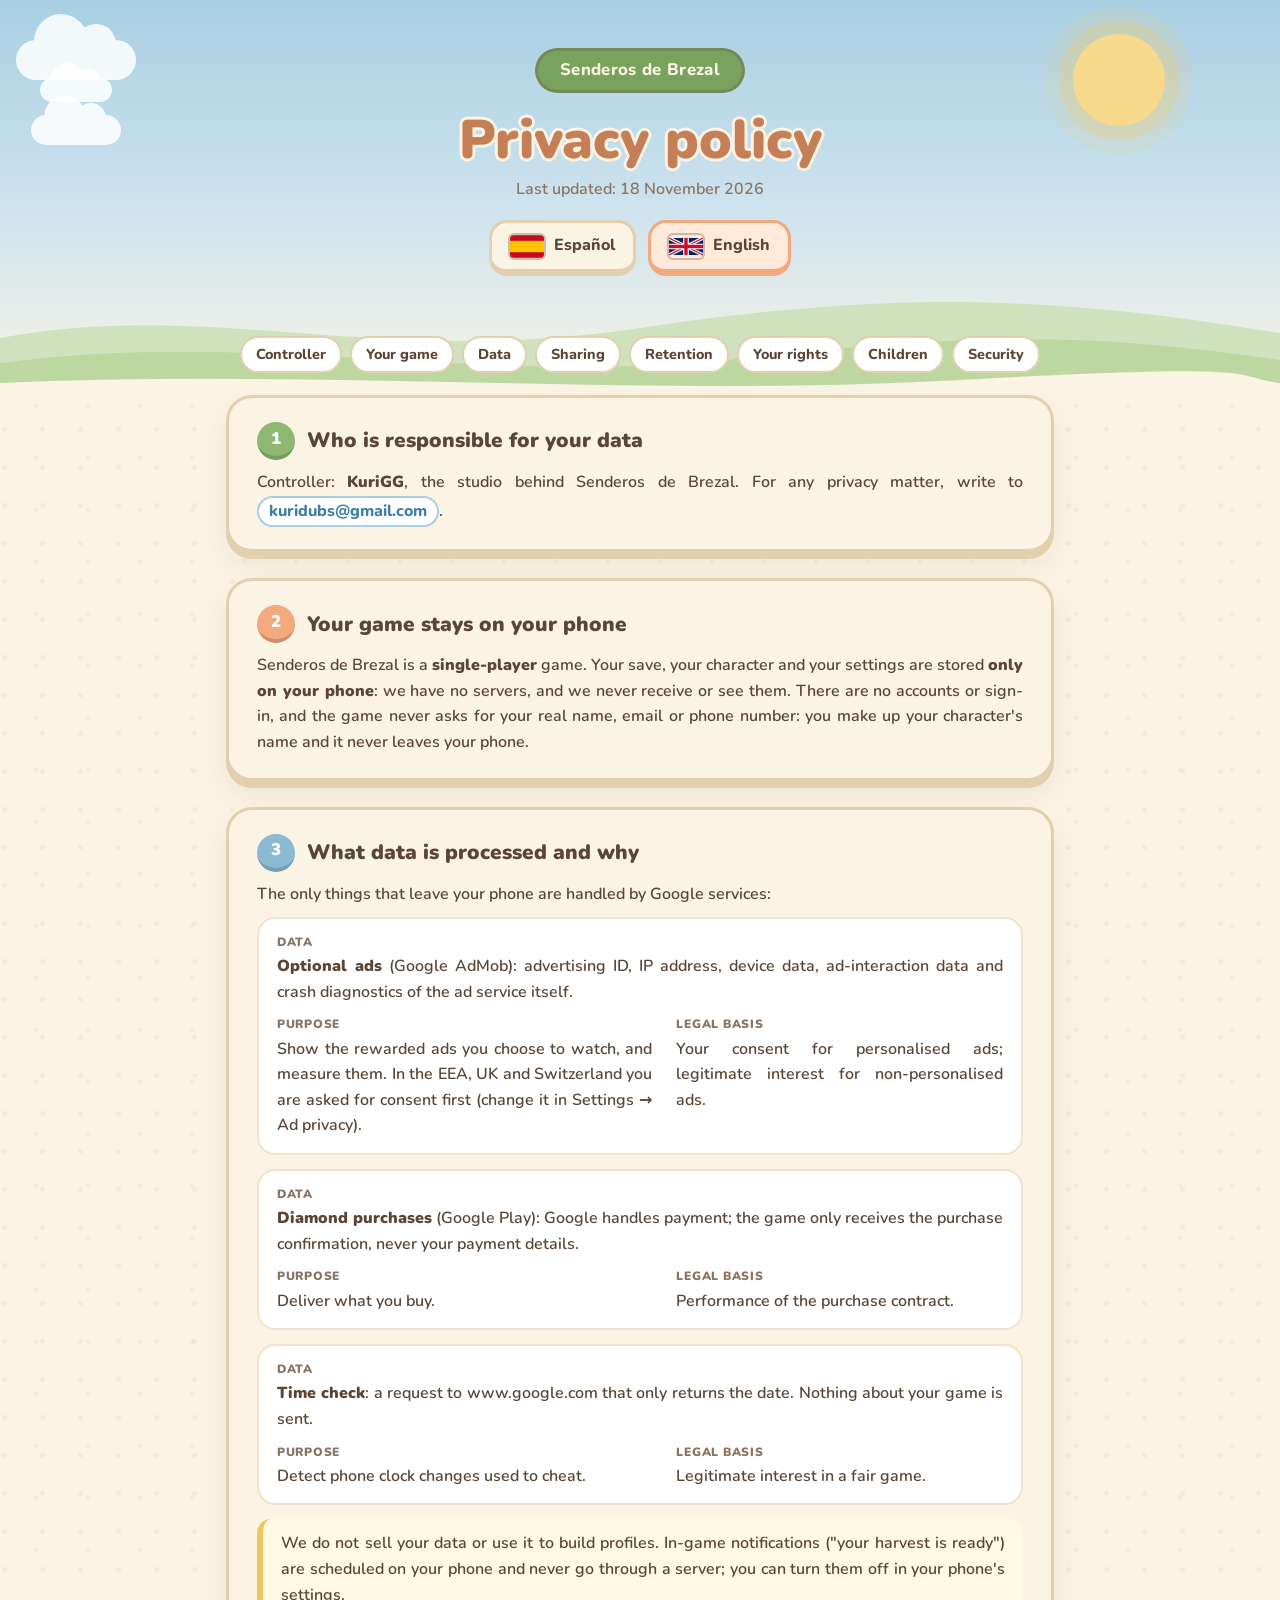
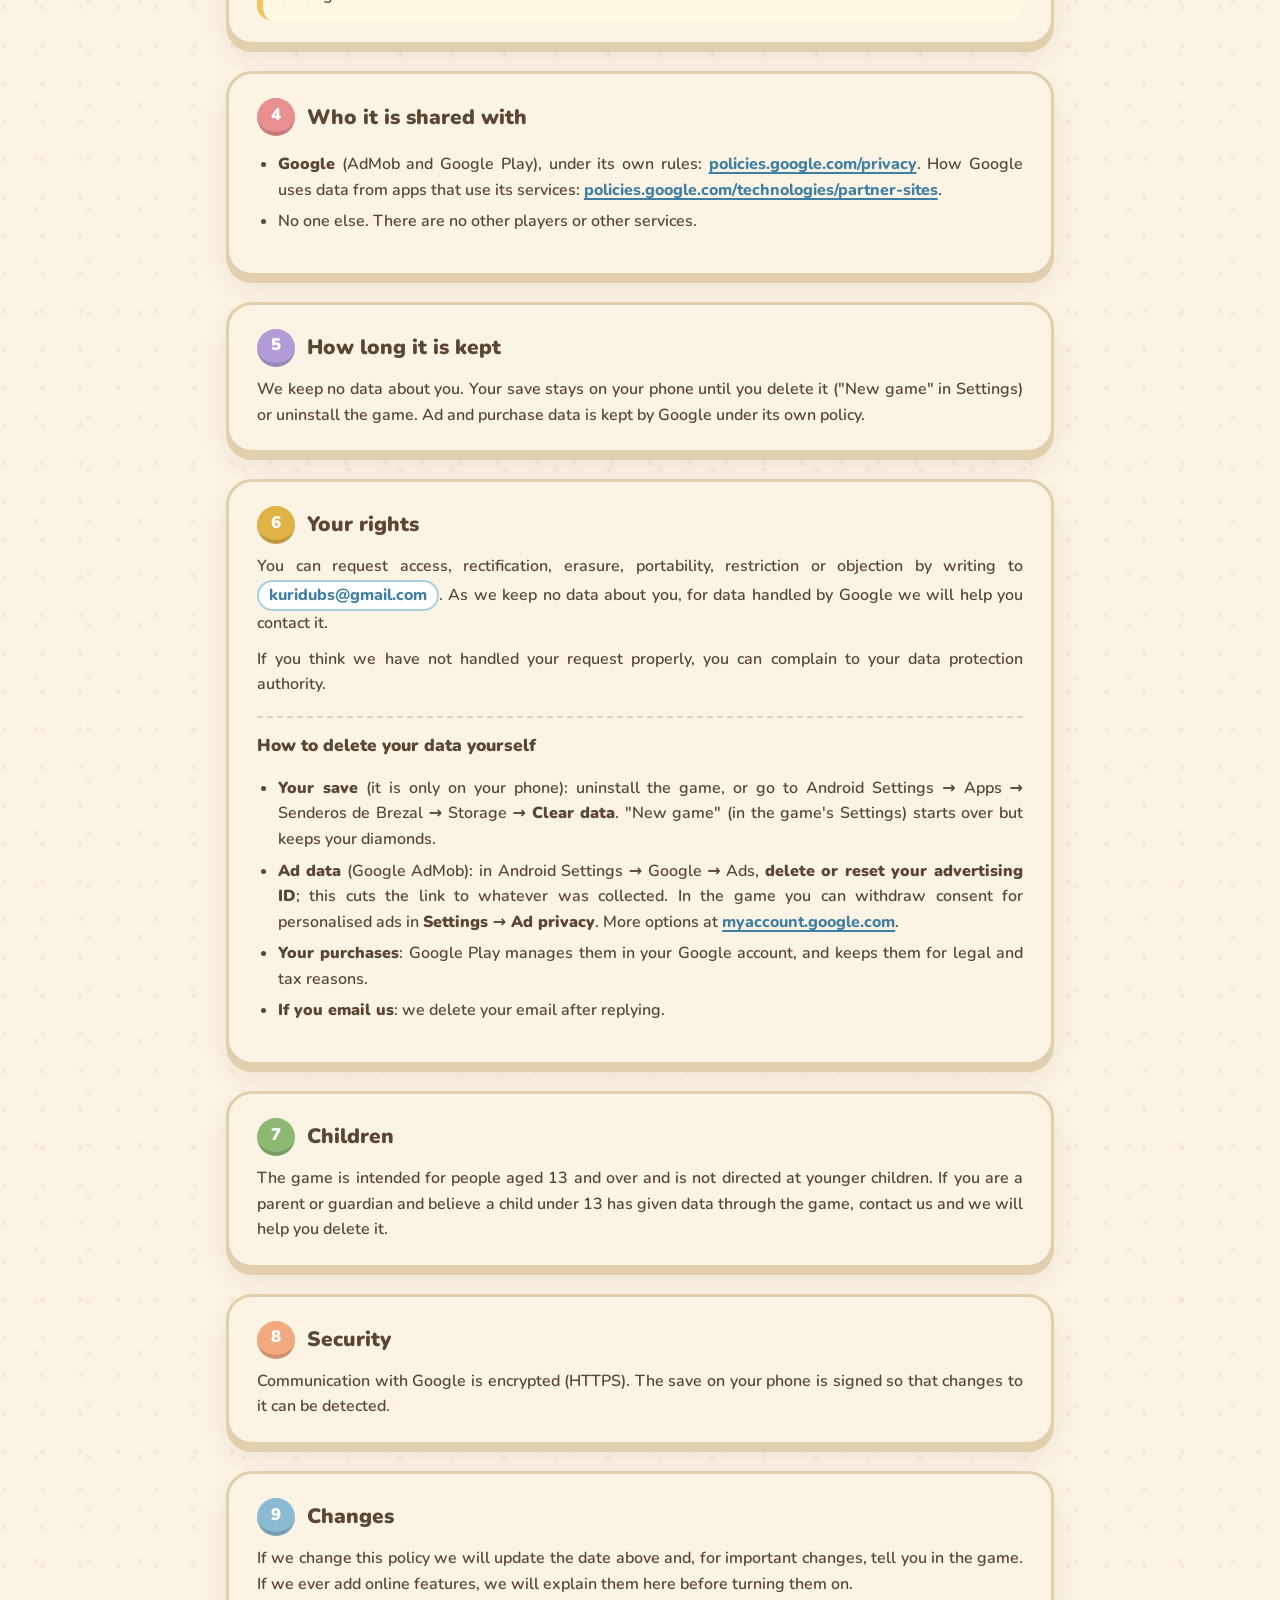
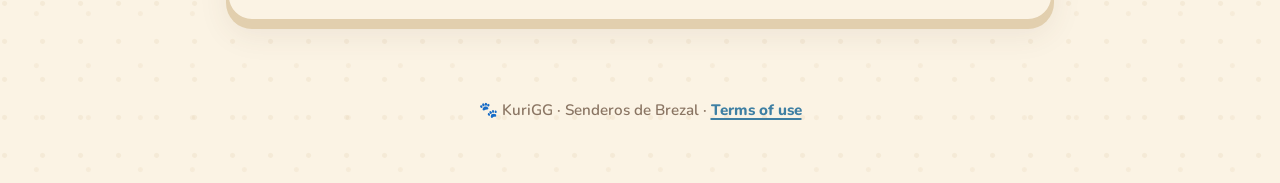
<file: index.html>
<!doctype html>
<html lang="es">
<head>
<meta charset="utf-8">
<meta name="viewport" content="width=device-width, initial-scale=1">
<title data-es="Política de privacidad · Senderos de Brezal" data-en="Privacy policy · Senderos de Brezal">Política de privacidad · Senderos de Brezal</title>
<link rel="icon" type="image/png" href="estatico/icono.png">
<link rel="apple-touch-icon" href="estatico/icono.png">
<link rel="stylesheet" href="estatico/brezal.css">
<script src="estatico/brezal.js" defer></script>
</head>
<body>

<header class="sky">
  <div class="sun"></div>
  <div class="cloud c1"></div><div class="cloud c2"></div><div class="cloud c3"></div>
  <span class="brand pop">Senderos de Brezal</span>
  <h1><span class="lang-inline" data-lang="es">Política de privacidad</span><span class="lang-inline" data-lang="en">Privacy policy</span></h1>
  <p class="updated"><span class="lang-inline" data-lang="es">Última actualización: 18 de noviembre de 2026</span><span class="lang-inline" data-lang="en">Last updated: 18 November 2026</span></p>
  <div class="lang-switch">
    <button class="btn" data-set-lang="es" aria-pressed="false">
      <svg viewBox="0 0 3 2" aria-hidden="true"><rect width="3" height="2" fill="#c60b1e"/><rect y=".5" width="3" height="1" fill="#ffc400"/></svg>Español
    </button>
    <button class="btn" data-set-lang="en" aria-pressed="false">
      <svg viewBox="0 0 60 30" aria-hidden="true"><rect width="60" height="30" fill="#012169"/><path d="M0 0L60 30M60 0L0 30" stroke="#fff" stroke-width="6"/><path d="M0 0L60 30M60 0L0 30" stroke="#c8102e" stroke-width="2"/><path d="M30 0V30M0 15H60" stroke="#fff" stroke-width="10"/><path d="M30 0V30M0 15H60" stroke="#c8102e" stroke-width="6"/></svg>English
    </button>
  </div>
  <svg class="hills" viewBox="0 0 1200 110" preserveAspectRatio="none" aria-hidden="true">
    <path d="M0 50 C200 10 350 80 600 40 S1000 10 1200 45 V110 H0Z" fill="#cfe2bd"/>
    <path d="M0 75 C250 40 450 100 700 70 S1050 50 1200 72 V110 H0Z" fill="#bcd8a0"/>
    <path d="M0 95 C300 80 600 110 900 92 S1150 88 1200 95 V110 H0Z" fill="#fbf3e4"/>
  </svg>
</header>

<main>
<!-- ======================= ESPAÑOL ======================= -->
<article data-lang="es" lang="es">
  <nav class="toc">
    <a href="#es-1">Responsable</a><a href="#es-2">Tu partida</a><a href="#es-3">Datos</a><a href="#es-4">Con quién</a>
    <a href="#es-5">Cuánto tiempo</a><a href="#es-6">Tus derechos</a><a href="#es-7">Menores</a><a href="#es-8">Seguridad</a>
  </nav>

  <section class="card reveal" id="es-1">
    <h2><span class="badge">1</span>Quién es responsable de tus datos</h2>
    <p>Responsable: <strong>KuriGG</strong>, estudio que desarrolla Senderos de Brezal.
    Para cualquier tema de privacidad, escríbenos a <a class="mail" href="mailto:kuridubs@gmail.com">kuridubs@gmail.com</a>.</p>
  </section>

  <section class="card reveal" id="es-2">
    <h2><span class="badge">2</span>Tu partida se queda en tu móvil</h2>
    <p>Senderos de Brezal es un juego <strong>para un jugador</strong>. Tu partida, tu personaje y tus ajustes se guardan <strong>solo en tu móvil</strong>: no tenemos servidores, no la recibimos ni la vemos.
    No hay cuentas ni inicio de sesión, y el juego no te pide nombre real, correo ni teléfono: el nombre de tu personaje lo inventas tú y no sale del móvil.</p>
  </section>

  <section class="card reveal" id="es-3">
    <h2><span class="badge">3</span>Qué datos se tratan y para qué</h2>
    <p>Lo único que sale de tu móvil lo tratan servicios de Google:</p>
    <div class="data">
      <div class="row">
        <div data-label="Datos"><strong>Anuncios voluntarios</strong> (Google AdMob): identificador de publicidad, dirección IP, datos del dispositivo, datos de interacción con el anuncio y diagnóstico de fallos del propio servicio de anuncios.</div>
        <div data-label="Para qué">Mostrar los anuncios con recompensa que tú eliges ver, y medirlos. En el Espacio Económico Europeo, Reino Unido y Suiza se te pide permiso antes (puedes cambiarlo en Ajustes → Privacidad de los anuncios).</div>
        <div data-label="Base legal">Tu consentimiento para anuncios personalizados; interés legítimo para los no personalizados.</div>
      </div>
      <div class="row">
        <div data-label="Datos"><strong>Compras de diamantes</strong> (Google Play): Google gestiona el pago; el juego solo recibe la confirmación de la compra, nunca tus datos de pago.</div>
        <div data-label="Para qué">Entregarte lo que compras.</div>
        <div data-label="Base legal">Ejecución del contrato de compra.</div>
      </div>
      <div class="row">
        <div data-label="Datos"><strong>Comprobación de la hora</strong>: una petición a www.google.com que solo devuelve la fecha. No envía nada de tu partida.</div>
        <div data-label="Para qué">Detectar cambios de hora del móvil usados para hacer trampas.</div>
        <div data-label="Base legal">Interés legítimo en un juego justo.</div>
      </div>
    </div>
    <p class="note">No vendemos tus datos ni los usamos para crear perfiles. Los avisos del juego («tu cosecha está lista») se programan en tu móvil y no pasan por ningún servidor; puedes desactivarlos en los ajustes del móvil.</p>
  </section>

  <section class="card reveal" id="es-4">
    <h2><span class="badge">4</span>Con quién se comparten</h2>
    <ul>
      <li><strong>Google</strong> (AdMob y Google Play), con sus propias normas: <a href="https://policies.google.com/privacy">policies.google.com/privacy</a>. Cómo usa Google los datos de las apps que usan sus servicios: <a href="https://policies.google.com/technologies/partner-sites">policies.google.com/technologies/partner-sites</a>.</li>
      <li>Con nadie más. No hay otros jugadores ni otros servicios.</li>
    </ul>
  </section>

  <section class="card reveal" id="es-5">
    <h2><span class="badge">5</span>Cuánto tiempo se guardan</h2>
    <p>Nosotros no guardamos ningún dato tuyo. Tu partida está en tu móvil hasta que la borres («Nueva partida» en Ajustes) o desinstales el juego.
    Los datos de los anuncios y de las compras los conserva Google según su política.</p>
  </section>

  <section class="card reveal" id="es-6">
    <h2><span class="badge">6</span>Tus derechos</h2>
    <p>Puedes pedir acceso, rectificación, supresión, portabilidad, limitación u oposición escribiendo a <a class="mail" href="mailto:kuridubs@gmail.com">kuridubs@gmail.com</a>.
    Como no guardamos datos tuyos, para lo que trata Google te ayudaremos a dirigirte a él.</p>
    <p>Si crees que no hemos atendido bien tu petición, puedes reclamar ante la autoridad de protección de datos (en España, la <a href="https://www.aepd.es">AEPD</a>).</p>
    <h3>Cómo borrar tus datos tú mismo</h3>
    <ul>
      <li><strong>Tu partida</strong> (solo está en tu móvil): desinstala el juego, o ve a Ajustes de Android → Aplicaciones → Senderos de Brezal → Almacenamiento → <strong>Borrar datos</strong>. «Nueva partida» (en Ajustes del juego) empieza de cero pero conserva los diamantes.</li>
      <li><strong>Los datos de los anuncios</strong> (Google AdMob): en los ajustes de Android → Google → Anuncios, <strong>elimina o restablece tu ID de publicidad</strong>; así se corta la relación con lo que se haya recogido. En el juego puedes retirar el permiso de anuncios personalizados en <strong>Ajustes → Privacidad de los anuncios</strong>. Más opciones en <a href="https://myaccount.google.com/data-and-privacy">myaccount.google.com</a>.</li>
      <li><strong>Tus compras</strong>: las gestiona Google Play en tu cuenta de Google, que las conserva por obligaciones legales y fiscales.</li>
      <li><strong>Si nos escribes</strong>: borramos tu correo después de responderte.</li>
    </ul>
  </section>

  <section class="card reveal" id="es-7">
    <h2><span class="badge">7</span>Menores</h2>
    <p>El juego está pensado para mayores de 13 años y no está dirigido a menores de esa edad. Si eres madre, padre o tutor y crees que un menor de 13 años ha dado datos a través del juego, escríbenos y te ayudaremos a borrarlos.</p>
  </section>

  <section class="card reveal" id="es-8">
    <h2><span class="badge">8</span>Seguridad</h2>
    <p>Las comunicaciones con Google van cifradas (HTTPS). La partida guardada en tu móvil lleva una firma para detectar si se ha modificado.</p>
  </section>

  <section class="card reveal" id="es-9">
    <h2><span class="badge">9</span>Cambios</h2>
    <p>Si cambiamos esta política, actualizaremos la fecha de arriba y, si el cambio es importante, te avisaremos en el juego. Si algún día añadimos funciones en línea, lo explicaremos aquí antes de activarlas.</p>
  </section>
</article>

<!-- ======================= ENGLISH ======================= -->
<article data-lang="en" lang="en">
  <nav class="toc">
    <a href="#en-1">Controller</a><a href="#en-2">Your game</a><a href="#en-3">Data</a><a href="#en-4">Sharing</a>
    <a href="#en-5">Retention</a><a href="#en-6">Your rights</a><a href="#en-7">Children</a><a href="#en-8">Security</a>
  </nav>

  <section class="card reveal" id="en-1">
    <h2><span class="badge">1</span>Who is responsible for your data</h2>
    <p>Controller: <strong>KuriGG</strong>, the studio behind Senderos de Brezal.
    For any privacy matter, write to <a class="mail" href="mailto:kuridubs@gmail.com">kuridubs@gmail.com</a>.</p>
  </section>

  <section class="card reveal" id="en-2">
    <h2><span class="badge">2</span>Your game stays on your phone</h2>
    <p>Senderos de Brezal is a <strong>single-player</strong> game. Your save, your character and your settings are stored <strong>only on your phone</strong>: we have no servers, and we never receive or see them.
    There are no accounts or sign-in, and the game never asks for your real name, email or phone number: you make up your character's name and it never leaves your phone.</p>
  </section>

  <section class="card reveal" id="en-3">
    <h2><span class="badge">3</span>What data is processed and why</h2>
    <p>The only things that leave your phone are handled by Google services:</p>
    <div class="data">
      <div class="row">
        <div data-label="Data"><strong>Optional ads</strong> (Google AdMob): advertising ID, IP address, device data, ad-interaction data and crash diagnostics of the ad service itself.</div>
        <div data-label="Purpose">Show the rewarded ads you choose to watch, and measure them. In the EEA, UK and Switzerland you are asked for consent first (change it in Settings → Ad privacy).</div>
        <div data-label="Legal basis">Your consent for personalised ads; legitimate interest for non-personalised ads.</div>
      </div>
      <div class="row">
        <div data-label="Data"><strong>Diamond purchases</strong> (Google Play): Google handles payment; the game only receives the purchase confirmation, never your payment details.</div>
        <div data-label="Purpose">Deliver what you buy.</div>
        <div data-label="Legal basis">Performance of the purchase contract.</div>
      </div>
      <div class="row">
        <div data-label="Data"><strong>Time check</strong>: a request to www.google.com that only returns the date. Nothing about your game is sent.</div>
        <div data-label="Purpose">Detect phone clock changes used to cheat.</div>
        <div data-label="Legal basis">Legitimate interest in a fair game.</div>
      </div>
    </div>
    <p class="note">We do not sell your data or use it to build profiles. In-game notifications ("your harvest is ready") are scheduled on your phone and never go through a server; you can turn them off in your phone's settings.</p>
  </section>

  <section class="card reveal" id="en-4">
    <h2><span class="badge">4</span>Who it is shared with</h2>
    <ul>
      <li><strong>Google</strong> (AdMob and Google Play), under its own rules: <a href="https://policies.google.com/privacy">policies.google.com/privacy</a>. How Google uses data from apps that use its services: <a href="https://policies.google.com/technologies/partner-sites">policies.google.com/technologies/partner-sites</a>.</li>
      <li>No one else. There are no other players or other services.</li>
    </ul>
  </section>

  <section class="card reveal" id="en-5">
    <h2><span class="badge">5</span>How long it is kept</h2>
    <p>We keep no data about you. Your save stays on your phone until you delete it ("New game" in Settings) or uninstall the game.
    Ad and purchase data is kept by Google under its own policy.</p>
  </section>

  <section class="card reveal" id="en-6">
    <h2><span class="badge">6</span>Your rights</h2>
    <p>You can request access, rectification, erasure, portability, restriction or objection by writing to <a class="mail" href="mailto:kuridubs@gmail.com">kuridubs@gmail.com</a>.
    As we keep no data about you, for data handled by Google we will help you contact it.</p>
    <p>If you think we have not handled your request properly, you can complain to your data protection authority.</p>
    <h3>How to delete your data yourself</h3>
    <ul>
      <li><strong>Your save</strong> (it is only on your phone): uninstall the game, or go to Android Settings → Apps → Senderos de Brezal → Storage → <strong>Clear data</strong>. "New game" (in the game's Settings) starts over but keeps your diamonds.</li>
      <li><strong>Ad data</strong> (Google AdMob): in Android Settings → Google → Ads, <strong>delete or reset your advertising ID</strong>; this cuts the link to whatever was collected. In the game you can withdraw consent for personalised ads in <strong>Settings → Ad privacy</strong>. More options at <a href="https://myaccount.google.com/data-and-privacy">myaccount.google.com</a>.</li>
      <li><strong>Your purchases</strong>: Google Play manages them in your Google account, and keeps them for legal and tax reasons.</li>
      <li><strong>If you email us</strong>: we delete your email after replying.</li>
    </ul>
  </section>

  <section class="card reveal" id="en-7">
    <h2><span class="badge">7</span>Children</h2>
    <p>The game is intended for people aged 13 and over and is not directed at younger children. If you are a parent or guardian and believe a child under 13 has given data through the game, contact us and we will help you delete it.</p>
  </section>

  <section class="card reveal" id="en-8">
    <h2><span class="badge">8</span>Security</h2>
    <p>Communication with Google is encrypted (HTTPS). The save on your phone is signed so that changes to it can be detected.</p>
  </section>

  <section class="card reveal" id="en-9">
    <h2><span class="badge">9</span>Changes</h2>
    <p>If we change this policy we will update the date above and, for important changes, tell you in the game. If we ever add online features, we will explain them here before turning them on.</p>
  </section>
</article>
</main>

<footer>
  <span class="paw">🐾</span> KuriGG · Senderos de Brezal ·
  <a href="terminos/" data-lang="es" class="lang-inline">Condiciones de uso</a><a href="terms/" data-lang="en" class="lang-inline">Terms of use</a>
</footer>
<button class="btn peach to-top" aria-label="Arriba / Top">▲</button>
</body>
</html>
</file>
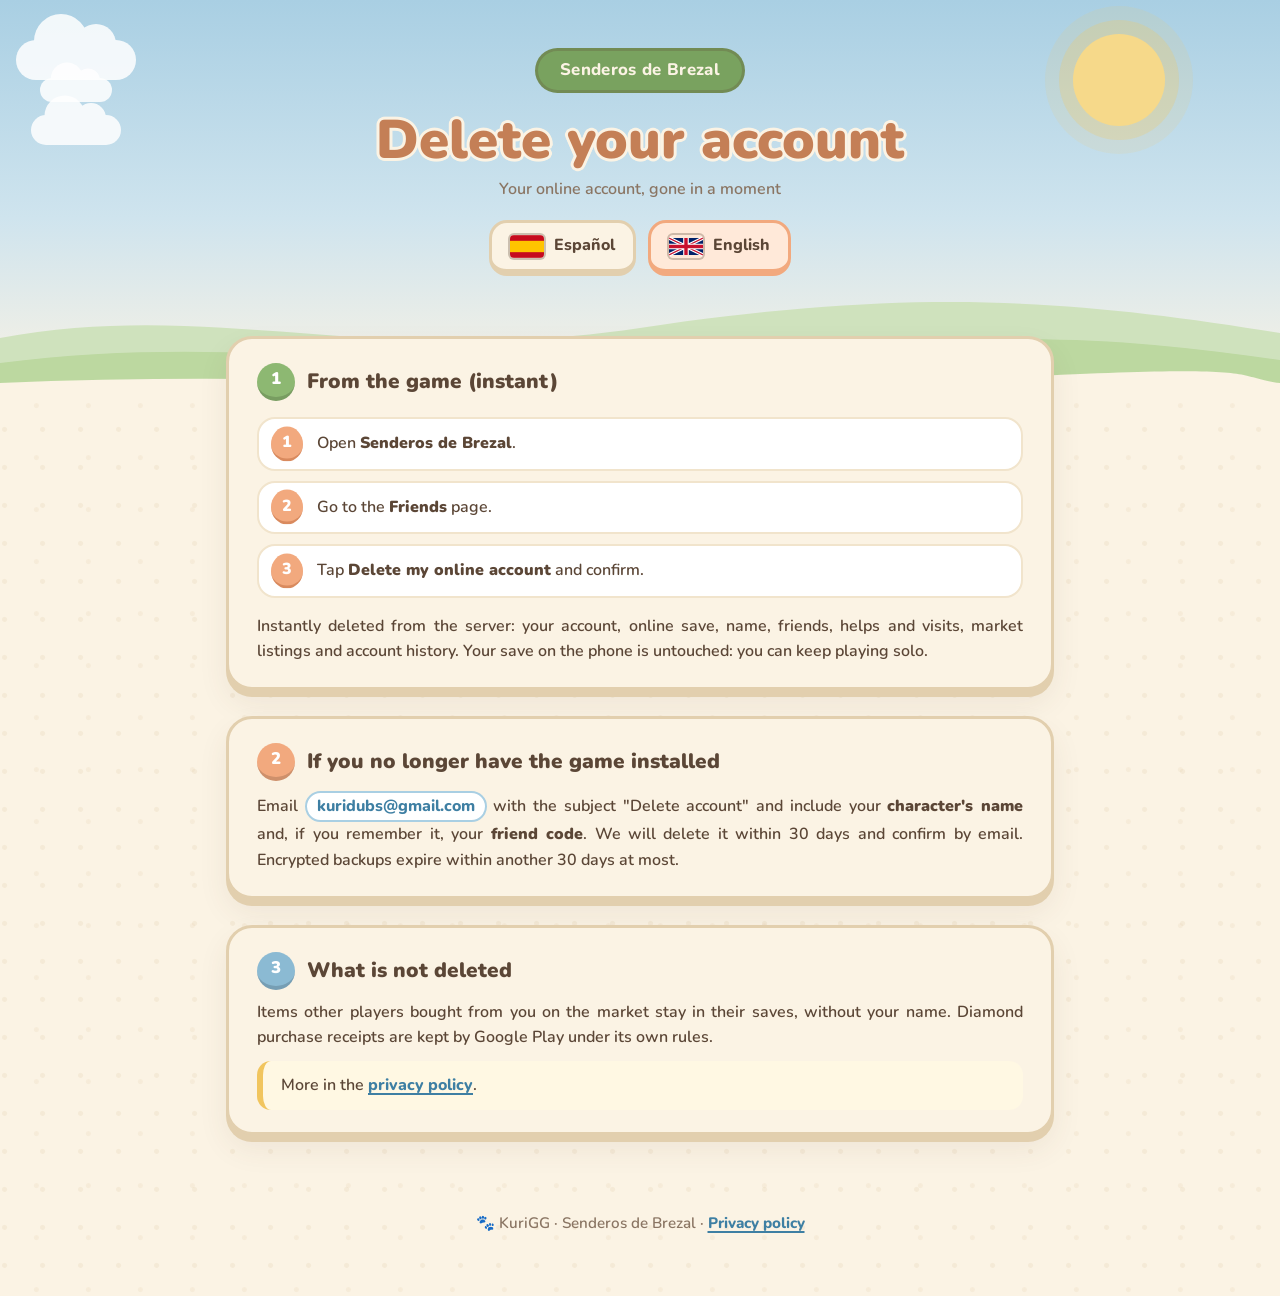
<file: borrar-cuenta/index.html>
<!doctype html>
<html lang="es">
<head>
<meta charset="utf-8">
<meta name="viewport" content="width=device-width, initial-scale=1">
<title data-es="Borrar tu cuenta · Senderos de Brezal" data-en="Delete your account · Senderos de Brezal">Borrar tu cuenta · Senderos de Brezal</title>
<link rel="icon" type="image/png" href="../estatico/icono.png">
<link rel="apple-touch-icon" href="../estatico/icono.png">
<link rel="stylesheet" href="../estatico/brezal.css">
<script src="../estatico/brezal.js" defer></script>
</head>
<body>
<!-- Google Play pide este enlace en «Seguridad de los datos» → eliminación de cuentas. -->

<header class="sky">
  <div class="sun"></div>
  <div class="cloud c1"></div><div class="cloud c2"></div><div class="cloud c3"></div>
  <span class="brand pop">Senderos de Brezal</span>
  <h1><span class="lang-inline" data-lang="es">Borrar tu cuenta</span><span class="lang-inline" data-lang="en">Delete your account</span></h1>
  <p class="updated"><span class="lang-inline" data-lang="es">Tu cuenta del modo en línea, fuera en un momento</span><span class="lang-inline" data-lang="en">Your online account, gone in a moment</span></p>
  <div class="lang-switch">
    <button class="btn" data-set-lang="es" aria-pressed="false">
      <svg viewBox="0 0 3 2" aria-hidden="true"><rect width="3" height="2" fill="#c60b1e"/><rect y=".5" width="3" height="1" fill="#ffc400"/></svg>Español
    </button>
    <button class="btn" data-set-lang="en" aria-pressed="false">
      <svg viewBox="0 0 60 30" aria-hidden="true"><rect width="60" height="30" fill="#012169"/><path d="M0 0L60 30M60 0L0 30" stroke="#fff" stroke-width="6"/><path d="M0 0L60 30M60 0L0 30" stroke="#c8102e" stroke-width="2"/><path d="M30 0V30M0 15H60" stroke="#fff" stroke-width="10"/><path d="M30 0V30M0 15H60" stroke="#c8102e" stroke-width="6"/></svg>English
    </button>
  </div>
  <svg class="hills" viewBox="0 0 1200 110" preserveAspectRatio="none" aria-hidden="true">
    <path d="M0 50 C200 10 350 80 600 40 S1000 10 1200 45 V110 H0Z" fill="#cfe2bd"/>
    <path d="M0 75 C250 40 450 100 700 70 S1050 50 1200 72 V110 H0Z" fill="#bcd8a0"/>
    <path d="M0 95 C300 80 600 110 900 92 S1150 88 1200 95 V110 H0Z" fill="#fbf3e4"/>
  </svg>
</header>

<main>
<article data-lang="es" lang="es">
  <section class="card reveal">
    <h2><span class="badge">1</span>Desde el juego (al momento)</h2>
    <ol class="steps">
      <li>Abre <strong>Senderos de Brezal</strong>.</li>
      <li>Ve a la página <strong>Amigos</strong>.</li>
      <li>Pulsa <strong>Borrar mi cuenta en línea</strong> y confírmalo.</li>
    </ol>
    <p>Se borran al momento del servidor: tu cuenta, tu partida en línea, tu nombre, tus amistades, ayudas y visitas, tus anuncios del mercado y el historial de tu cuenta.
    Tu partida en el móvil no se toca: puedes seguir jugando en solitario.</p>
  </section>
  <section class="card reveal">
    <h2><span class="badge">2</span>Si ya no tienes el juego instalado</h2>
    <p>Escribe a <a class="mail" href="mailto:kuridubs@gmail.com?subject=Borrar%20cuenta">kuridubs@gmail.com</a> con el asunto «Borrar cuenta» e indica el <strong>nombre de tu personaje</strong> y, si lo recuerdas, tu <strong>código de amistad</strong>.
    Lo borraremos en un máximo de 30 días y te lo confirmaremos por correo. Las copias de seguridad cifradas desaparecen en otros 30 días como mucho.</p>
  </section>
  <section class="card reveal">
    <h2><span class="badge">3</span>Qué no se borra</h2>
    <p>Las compras que otros jugadores te hicieron en el mercado se quedan en sus partidas, ya sin tu nombre. Los recibos de compras de diamantes los guarda Google Play según sus propias normas.</p>
    <p class="note">Más información en la <a href="../privacidad/">política de privacidad</a>.</p>
  </section>
</article>

<article data-lang="en" lang="en">
  <section class="card reveal">
    <h2><span class="badge">1</span>From the game (instant)</h2>
    <ol class="steps">
      <li>Open <strong>Senderos de Brezal</strong>.</li>
      <li>Go to the <strong>Friends</strong> page.</li>
      <li>Tap <strong>Delete my online account</strong> and confirm.</li>
    </ol>
    <p>Instantly deleted from the server: your account, online save, name, friends, helps and visits, market listings and account history.
    Your save on the phone is untouched: you can keep playing solo.</p>
  </section>
  <section class="card reveal">
    <h2><span class="badge">2</span>If you no longer have the game installed</h2>
    <p>Email <a class="mail" href="mailto:kuridubs@gmail.com?subject=Delete%20account">kuridubs@gmail.com</a> with the subject "Delete account" and include your <strong>character's name</strong> and, if you remember it, your <strong>friend code</strong>.
    We will delete it within 30 days and confirm by email. Encrypted backups expire within another 30 days at most.</p>
  </section>
  <section class="card reveal">
    <h2><span class="badge">3</span>What is not deleted</h2>
    <p>Items other players bought from you on the market stay in their saves, without your name. Diamond purchase receipts are kept by Google Play under its own rules.</p>
    <p class="note">More in the <a href="../privacy/">privacy policy</a>.</p>
  </section>
</article>
</main>

<footer>
  <span class="paw">🐾</span> KuriGG · Senderos de Brezal ·
  <a href="../privacidad/" data-lang="es" class="lang-inline">Política de privacidad</a><a href="../privacy/" data-lang="en" class="lang-inline">Privacy policy</a>
</footer>
<button class="btn peach to-top" aria-label="Arriba / Top">▲</button>
</body>
</html>
</file>
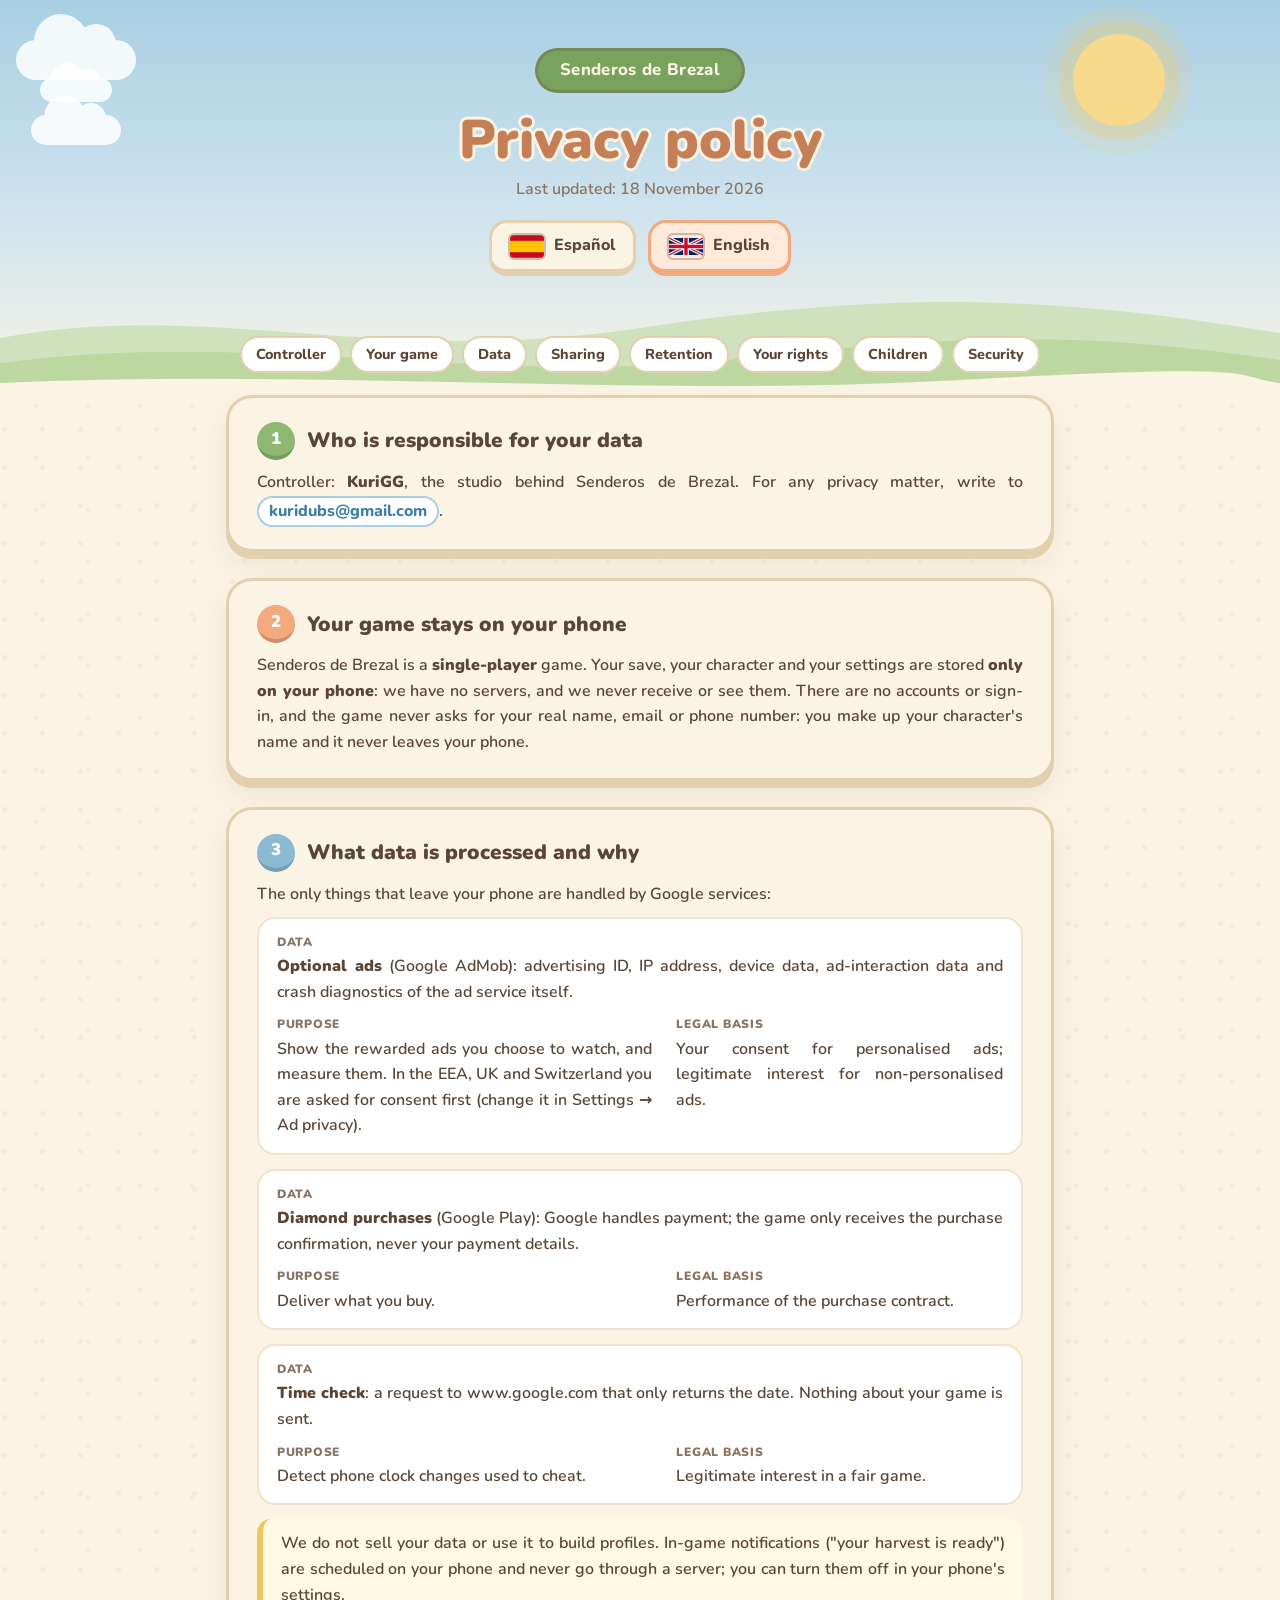
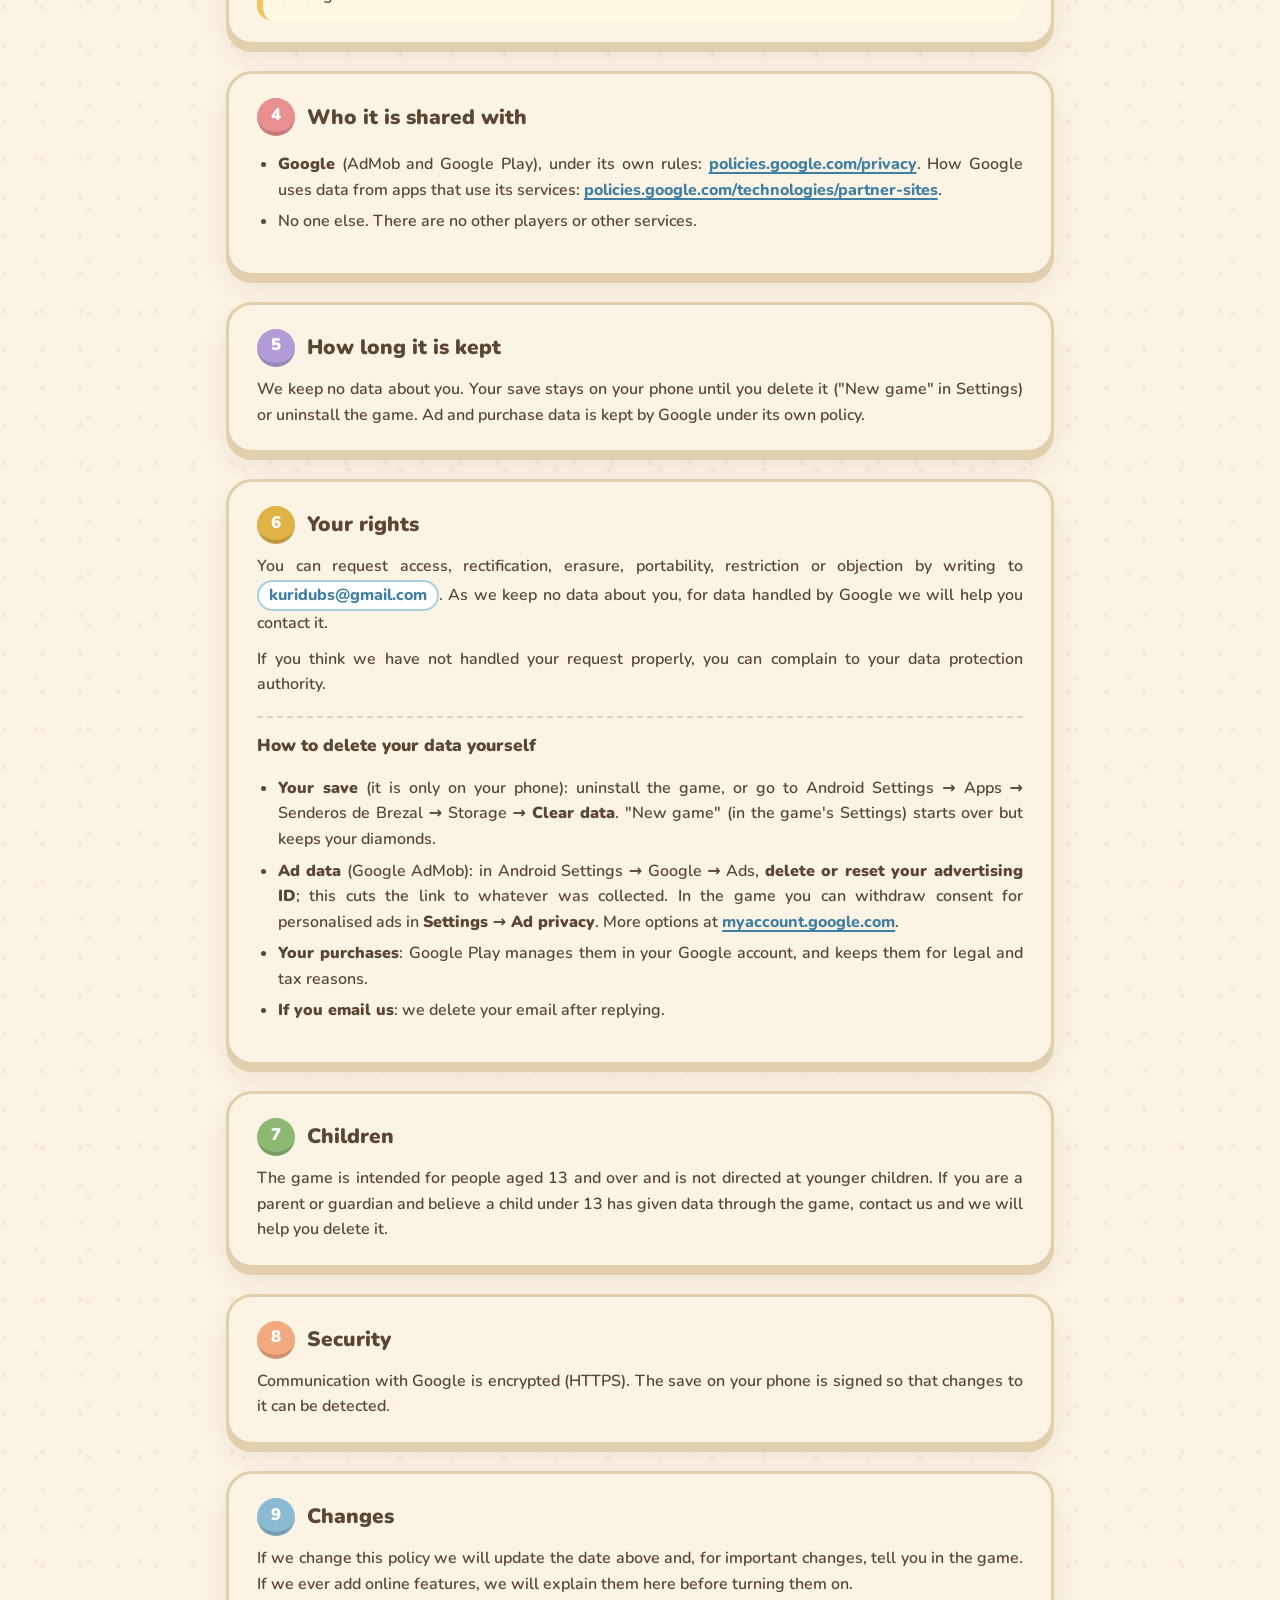
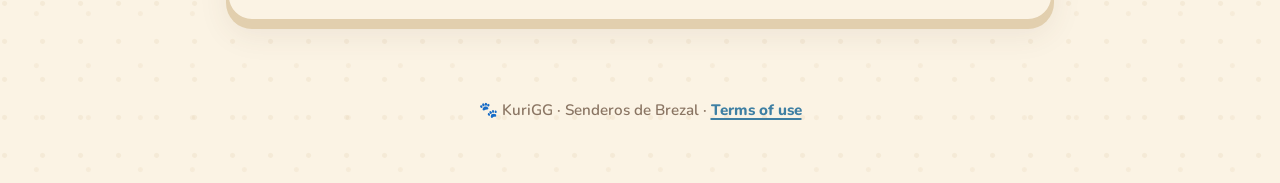
<file: privacidad/index.html>
<!doctype html>
<html lang="es">
<head>
<meta charset="utf-8">
<meta name="viewport" content="width=device-width, initial-scale=1">
<title data-es="Política de privacidad · Senderos de Brezal" data-en="Privacy policy · Senderos de Brezal">Política de privacidad · Senderos de Brezal</title>
<link rel="icon" type="image/png" href="../estatico/icono.png">
<link rel="apple-touch-icon" href="../estatico/icono.png">
<link rel="stylesheet" href="../estatico/brezal.css">
<script src="../estatico/brezal.js" defer></script>
</head>
<body>

<header class="sky">
  <div class="sun"></div>
  <div class="cloud c1"></div><div class="cloud c2"></div><div class="cloud c3"></div>
  <span class="brand pop">Senderos de Brezal</span>
  <h1><span class="lang-inline" data-lang="es">Política de privacidad</span><span class="lang-inline" data-lang="en">Privacy policy</span></h1>
  <p class="updated"><span class="lang-inline" data-lang="es">Última actualización: 18 de noviembre de 2026</span><span class="lang-inline" data-lang="en">Last updated: 18 November 2026</span></p>
  <div class="lang-switch">
    <button class="btn" data-set-lang="es" aria-pressed="false">
      <svg viewBox="0 0 3 2" aria-hidden="true"><rect width="3" height="2" fill="#c60b1e"/><rect y=".5" width="3" height="1" fill="#ffc400"/></svg>Español
    </button>
    <button class="btn" data-set-lang="en" aria-pressed="false">
      <svg viewBox="0 0 60 30" aria-hidden="true"><rect width="60" height="30" fill="#012169"/><path d="M0 0L60 30M60 0L0 30" stroke="#fff" stroke-width="6"/><path d="M0 0L60 30M60 0L0 30" stroke="#c8102e" stroke-width="2"/><path d="M30 0V30M0 15H60" stroke="#fff" stroke-width="10"/><path d="M30 0V30M0 15H60" stroke="#c8102e" stroke-width="6"/></svg>English
    </button>
  </div>
  <svg class="hills" viewBox="0 0 1200 110" preserveAspectRatio="none" aria-hidden="true">
    <path d="M0 50 C200 10 350 80 600 40 S1000 10 1200 45 V110 H0Z" fill="#cfe2bd"/>
    <path d="M0 75 C250 40 450 100 700 70 S1050 50 1200 72 V110 H0Z" fill="#bcd8a0"/>
    <path d="M0 95 C300 80 600 110 900 92 S1150 88 1200 95 V110 H0Z" fill="#fbf3e4"/>
  </svg>
</header>

<main>
<!-- ======================= ESPAÑOL ======================= -->
<article data-lang="es" lang="es">
  <nav class="toc">
    <a href="#es-1">Responsable</a><a href="#es-2">Tu partida</a><a href="#es-3">Datos</a><a href="#es-4">Con quién</a>
    <a href="#es-5">Cuánto tiempo</a><a href="#es-6">Tus derechos</a><a href="#es-7">Menores</a><a href="#es-8">Seguridad</a>
  </nav>

  <section class="card reveal" id="es-1">
    <h2><span class="badge">1</span>Quién es responsable de tus datos</h2>
    <p>Responsable: <strong>KuriGG</strong>, estudio que desarrolla Senderos de Brezal.
    Para cualquier tema de privacidad, escríbenos a <a class="mail" href="mailto:kuridubs@gmail.com">kuridubs@gmail.com</a>.</p>
  </section>

  <section class="card reveal" id="es-2">
    <h2><span class="badge">2</span>Tu partida se queda en tu móvil</h2>
    <p>Senderos de Brezal es un juego <strong>para un jugador</strong>. Tu partida, tu personaje y tus ajustes se guardan <strong>solo en tu móvil</strong>: no tenemos servidores, no la recibimos ni la vemos.
    No hay cuentas ni inicio de sesión, y el juego no te pide nombre real, correo ni teléfono: el nombre de tu personaje lo inventas tú y no sale del móvil.</p>
  </section>

  <section class="card reveal" id="es-3">
    <h2><span class="badge">3</span>Qué datos se tratan y para qué</h2>
    <p>Lo único que sale de tu móvil lo tratan servicios de Google:</p>
    <div class="data">
      <div class="row">
        <div data-label="Datos"><strong>Anuncios voluntarios</strong> (Google AdMob): identificador de publicidad, dirección IP, datos del dispositivo, datos de interacción con el anuncio y diagnóstico de fallos del propio servicio de anuncios.</div>
        <div data-label="Para qué">Mostrar los anuncios con recompensa que tú eliges ver, y medirlos. En el Espacio Económico Europeo, Reino Unido y Suiza se te pide permiso antes (puedes cambiarlo en Ajustes → Privacidad de los anuncios).</div>
        <div data-label="Base legal">Tu consentimiento para anuncios personalizados; interés legítimo para los no personalizados.</div>
      </div>
      <div class="row">
        <div data-label="Datos"><strong>Compras de diamantes</strong> (Google Play): Google gestiona el pago; el juego solo recibe la confirmación de la compra, nunca tus datos de pago.</div>
        <div data-label="Para qué">Entregarte lo que compras.</div>
        <div data-label="Base legal">Ejecución del contrato de compra.</div>
      </div>
      <div class="row">
        <div data-label="Datos"><strong>Comprobación de la hora</strong>: una petición a www.google.com que solo devuelve la fecha. No envía nada de tu partida.</div>
        <div data-label="Para qué">Detectar cambios de hora del móvil usados para hacer trampas.</div>
        <div data-label="Base legal">Interés legítimo en un juego justo.</div>
      </div>
    </div>
    <p class="note">No vendemos tus datos ni los usamos para crear perfiles. Los avisos del juego («tu cosecha está lista») se programan en tu móvil y no pasan por ningún servidor; puedes desactivarlos en los ajustes del móvil.</p>
  </section>

  <section class="card reveal" id="es-4">
    <h2><span class="badge">4</span>Con quién se comparten</h2>
    <ul>
      <li><strong>Google</strong> (AdMob y Google Play), con sus propias normas: <a href="https://policies.google.com/privacy">policies.google.com/privacy</a>. Cómo usa Google los datos de las apps que usan sus servicios: <a href="https://policies.google.com/technologies/partner-sites">policies.google.com/technologies/partner-sites</a>.</li>
      <li>Con nadie más. No hay otros jugadores ni otros servicios.</li>
    </ul>
  </section>

  <section class="card reveal" id="es-5">
    <h2><span class="badge">5</span>Cuánto tiempo se guardan</h2>
    <p>Nosotros no guardamos ningún dato tuyo. Tu partida está en tu móvil hasta que la borres («Nueva partida» en Ajustes) o desinstales el juego.
    Los datos de los anuncios y de las compras los conserva Google según su política.</p>
  </section>

  <section class="card reveal" id="es-6">
    <h2><span class="badge">6</span>Tus derechos</h2>
    <p>Puedes pedir acceso, rectificación, supresión, portabilidad, limitación u oposición escribiendo a <a class="mail" href="mailto:kuridubs@gmail.com">kuridubs@gmail.com</a>.
    Como no guardamos datos tuyos, para lo que trata Google te ayudaremos a dirigirte a él.</p>
    <p>Si crees que no hemos atendido bien tu petición, puedes reclamar ante la autoridad de protección de datos (en España, la <a href="https://www.aepd.es">AEPD</a>).</p>
    <h3>Cómo borrar tus datos tú mismo</h3>
    <ul>
      <li><strong>Tu partida</strong> (solo está en tu móvil): desinstala el juego, o ve a Ajustes de Android → Aplicaciones → Senderos de Brezal → Almacenamiento → <strong>Borrar datos</strong>. «Nueva partida» (en Ajustes del juego) empieza de cero pero conserva los diamantes.</li>
      <li><strong>Los datos de los anuncios</strong> (Google AdMob): en los ajustes de Android → Google → Anuncios, <strong>elimina o restablece tu ID de publicidad</strong>; así se corta la relación con lo que se haya recogido. En el juego puedes retirar el permiso de anuncios personalizados en <strong>Ajustes → Privacidad de los anuncios</strong>. Más opciones en <a href="https://myaccount.google.com/data-and-privacy">myaccount.google.com</a>.</li>
      <li><strong>Tus compras</strong>: las gestiona Google Play en tu cuenta de Google, que las conserva por obligaciones legales y fiscales.</li>
      <li><strong>Si nos escribes</strong>: borramos tu correo después de responderte.</li>
    </ul>
  </section>

  <section class="card reveal" id="es-7">
    <h2><span class="badge">7</span>Menores</h2>
    <p>El juego está pensado para mayores de 13 años y no está dirigido a menores de esa edad. Si eres madre, padre o tutor y crees que un menor de 13 años ha dado datos a través del juego, escríbenos y te ayudaremos a borrarlos.</p>
  </section>

  <section class="card reveal" id="es-8">
    <h2><span class="badge">8</span>Seguridad</h2>
    <p>Las comunicaciones con Google van cifradas (HTTPS). La partida guardada en tu móvil lleva una firma para detectar si se ha modificado.</p>
  </section>

  <section class="card reveal" id="es-9">
    <h2><span class="badge">9</span>Cambios</h2>
    <p>Si cambiamos esta política, actualizaremos la fecha de arriba y, si el cambio es importante, te avisaremos en el juego. Si algún día añadimos funciones en línea, lo explicaremos aquí antes de activarlas.</p>
  </section>
</article>

<!-- ======================= ENGLISH ======================= -->
<article data-lang="en" lang="en">
  <nav class="toc">
    <a href="#en-1">Controller</a><a href="#en-2">Your game</a><a href="#en-3">Data</a><a href="#en-4">Sharing</a>
    <a href="#en-5">Retention</a><a href="#en-6">Your rights</a><a href="#en-7">Children</a><a href="#en-8">Security</a>
  </nav>

  <section class="card reveal" id="en-1">
    <h2><span class="badge">1</span>Who is responsible for your data</h2>
    <p>Controller: <strong>KuriGG</strong>, the studio behind Senderos de Brezal.
    For any privacy matter, write to <a class="mail" href="mailto:kuridubs@gmail.com">kuridubs@gmail.com</a>.</p>
  </section>

  <section class="card reveal" id="en-2">
    <h2><span class="badge">2</span>Your game stays on your phone</h2>
    <p>Senderos de Brezal is a <strong>single-player</strong> game. Your save, your character and your settings are stored <strong>only on your phone</strong>: we have no servers, and we never receive or see them.
    There are no accounts or sign-in, and the game never asks for your real name, email or phone number: you make up your character's name and it never leaves your phone.</p>
  </section>

  <section class="card reveal" id="en-3">
    <h2><span class="badge">3</span>What data is processed and why</h2>
    <p>The only things that leave your phone are handled by Google services:</p>
    <div class="data">
      <div class="row">
        <div data-label="Data"><strong>Optional ads</strong> (Google AdMob): advertising ID, IP address, device data, ad-interaction data and crash diagnostics of the ad service itself.</div>
        <div data-label="Purpose">Show the rewarded ads you choose to watch, and measure them. In the EEA, UK and Switzerland you are asked for consent first (change it in Settings → Ad privacy).</div>
        <div data-label="Legal basis">Your consent for personalised ads; legitimate interest for non-personalised ads.</div>
      </div>
      <div class="row">
        <div data-label="Data"><strong>Diamond purchases</strong> (Google Play): Google handles payment; the game only receives the purchase confirmation, never your payment details.</div>
        <div data-label="Purpose">Deliver what you buy.</div>
        <div data-label="Legal basis">Performance of the purchase contract.</div>
      </div>
      <div class="row">
        <div data-label="Data"><strong>Time check</strong>: a request to www.google.com that only returns the date. Nothing about your game is sent.</div>
        <div data-label="Purpose">Detect phone clock changes used to cheat.</div>
        <div data-label="Legal basis">Legitimate interest in a fair game.</div>
      </div>
    </div>
    <p class="note">We do not sell your data or use it to build profiles. In-game notifications ("your harvest is ready") are scheduled on your phone and never go through a server; you can turn them off in your phone's settings.</p>
  </section>

  <section class="card reveal" id="en-4">
    <h2><span class="badge">4</span>Who it is shared with</h2>
    <ul>
      <li><strong>Google</strong> (AdMob and Google Play), under its own rules: <a href="https://policies.google.com/privacy">policies.google.com/privacy</a>. How Google uses data from apps that use its services: <a href="https://policies.google.com/technologies/partner-sites">policies.google.com/technologies/partner-sites</a>.</li>
      <li>No one else. There are no other players or other services.</li>
    </ul>
  </section>

  <section class="card reveal" id="en-5">
    <h2><span class="badge">5</span>How long it is kept</h2>
    <p>We keep no data about you. Your save stays on your phone until you delete it ("New game" in Settings) or uninstall the game.
    Ad and purchase data is kept by Google under its own policy.</p>
  </section>

  <section class="card reveal" id="en-6">
    <h2><span class="badge">6</span>Your rights</h2>
    <p>You can request access, rectification, erasure, portability, restriction or objection by writing to <a class="mail" href="mailto:kuridubs@gmail.com">kuridubs@gmail.com</a>.
    As we keep no data about you, for data handled by Google we will help you contact it.</p>
    <p>If you think we have not handled your request properly, you can complain to your data protection authority.</p>
    <h3>How to delete your data yourself</h3>
    <ul>
      <li><strong>Your save</strong> (it is only on your phone): uninstall the game, or go to Android Settings → Apps → Senderos de Brezal → Storage → <strong>Clear data</strong>. "New game" (in the game's Settings) starts over but keeps your diamonds.</li>
      <li><strong>Ad data</strong> (Google AdMob): in Android Settings → Google → Ads, <strong>delete or reset your advertising ID</strong>; this cuts the link to whatever was collected. In the game you can withdraw consent for personalised ads in <strong>Settings → Ad privacy</strong>. More options at <a href="https://myaccount.google.com/data-and-privacy">myaccount.google.com</a>.</li>
      <li><strong>Your purchases</strong>: Google Play manages them in your Google account, and keeps them for legal and tax reasons.</li>
      <li><strong>If you email us</strong>: we delete your email after replying.</li>
    </ul>
  </section>

  <section class="card reveal" id="en-7">
    <h2><span class="badge">7</span>Children</h2>
    <p>The game is intended for people aged 13 and over and is not directed at younger children. If you are a parent or guardian and believe a child under 13 has given data through the game, contact us and we will help you delete it.</p>
  </section>

  <section class="card reveal" id="en-8">
    <h2><span class="badge">8</span>Security</h2>
    <p>Communication with Google is encrypted (HTTPS). The save on your phone is signed so that changes to it can be detected.</p>
  </section>

  <section class="card reveal" id="en-9">
    <h2><span class="badge">9</span>Changes</h2>
    <p>If we change this policy we will update the date above and, for important changes, tell you in the game. If we ever add online features, we will explain them here before turning them on.</p>
  </section>
</article>
</main>

<footer>
  <span class="paw">🐾</span> KuriGG · Senderos de Brezal ·
  <a href="../terminos/" data-lang="es" class="lang-inline">Condiciones de uso</a><a href="../terms/" data-lang="en" class="lang-inline">Terms of use</a>
</footer>
<button class="btn peach to-top" aria-label="Arriba / Top">▲</button>
</body>
</html>
</file>
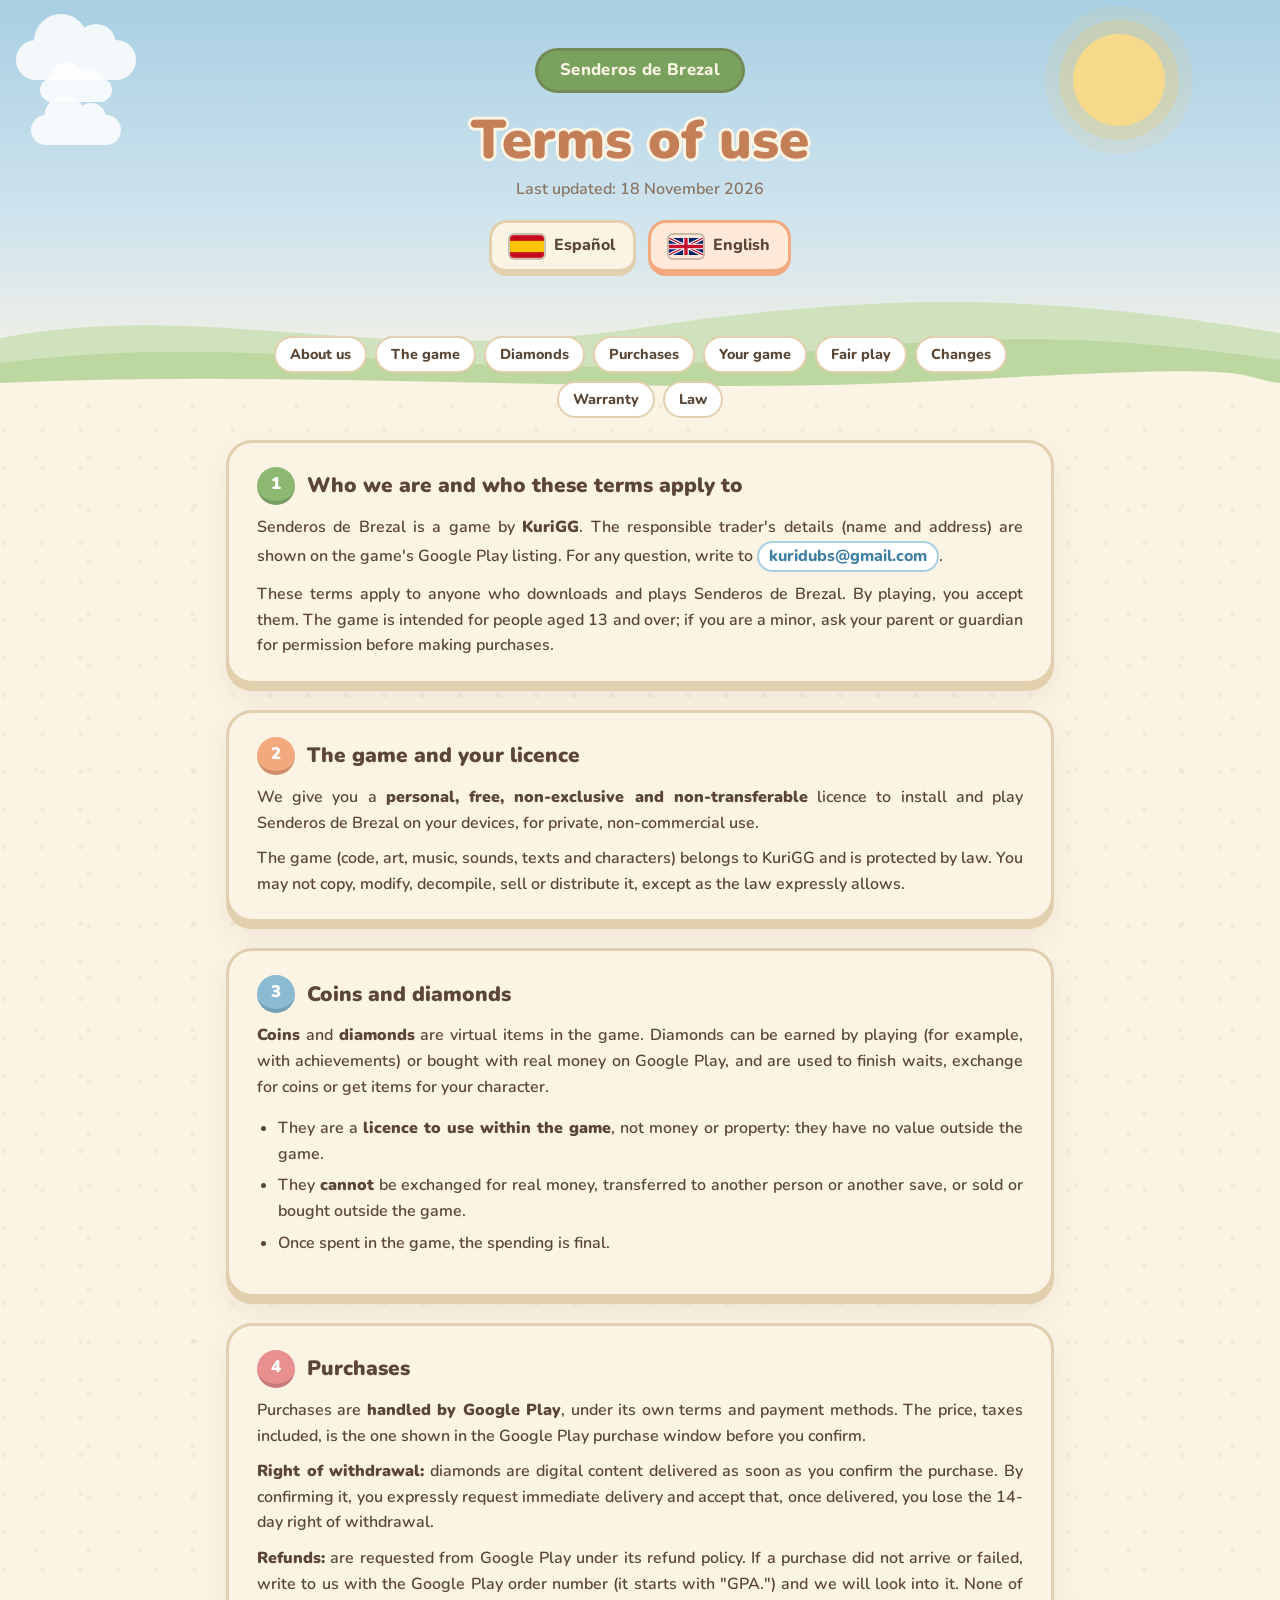
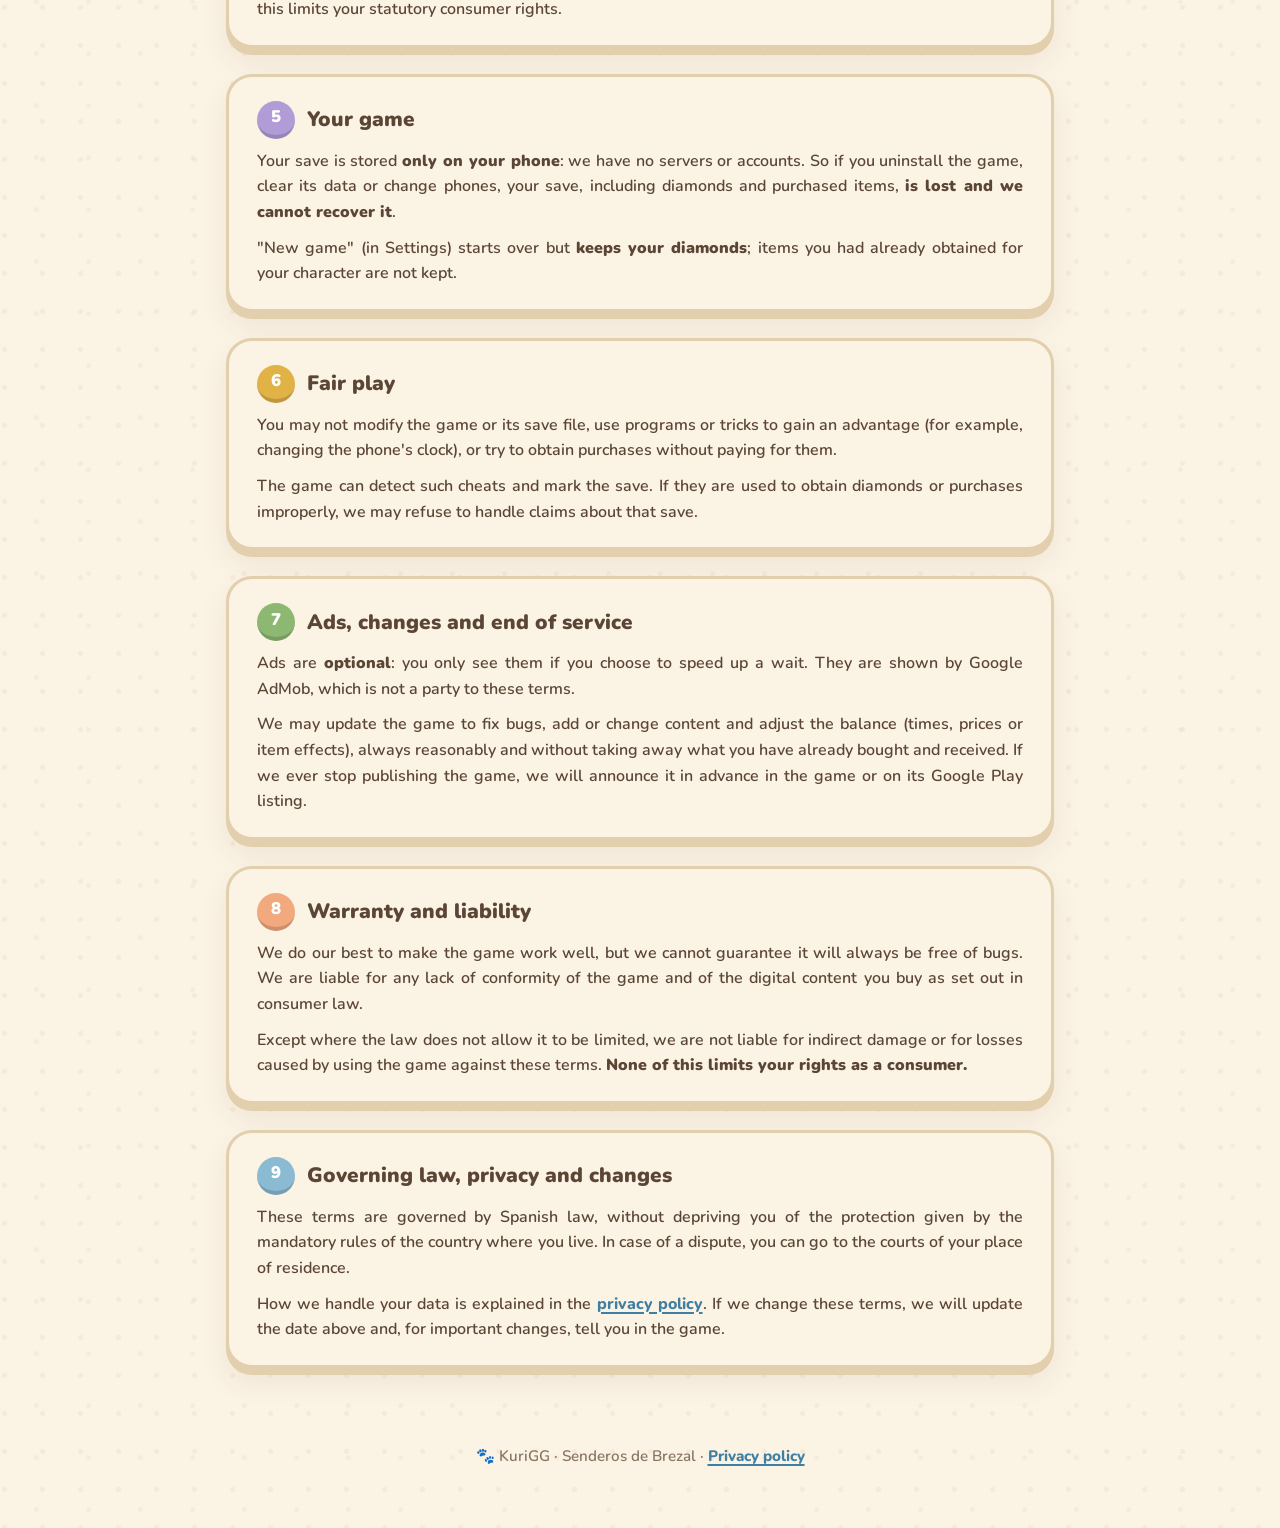
<file: terminos/index.html>
<!doctype html>
<html lang="es">
<head>
<meta charset="utf-8">
<meta name="viewport" content="width=device-width, initial-scale=1">
<title data-es="Condiciones de uso · Senderos de Brezal" data-en="Terms of use · Senderos de Brezal">Condiciones de uso · Senderos de Brezal</title>
<link rel="icon" type="image/png" href="../estatico/icono.png">
<link rel="apple-touch-icon" href="../estatico/icono.png">
<link rel="stylesheet" href="../estatico/brezal.css">
<script src="../estatico/brezal.js" defer></script>
</head>
<body>

<header class="sky">
  <div class="sun"></div>
  <div class="cloud c1"></div><div class="cloud c2"></div><div class="cloud c3"></div>
  <span class="brand pop">Senderos de Brezal</span>
  <h1><span class="lang-inline" data-lang="es">Condiciones de uso</span><span class="lang-inline" data-lang="en">Terms of use</span></h1>
  <p class="updated"><span class="lang-inline" data-lang="es">Última actualización: 18 de noviembre de 2026</span><span class="lang-inline" data-lang="en">Last updated: 18 November 2026</span></p>
  <div class="lang-switch">
    <button class="btn" data-set-lang="es" aria-pressed="false">
      <svg viewBox="0 0 3 2" aria-hidden="true"><rect width="3" height="2" fill="#c60b1e"/><rect y=".5" width="3" height="1" fill="#ffc400"/></svg>Español
    </button>
    <button class="btn" data-set-lang="en" aria-pressed="false">
      <svg viewBox="0 0 60 30" aria-hidden="true"><rect width="60" height="30" fill="#012169"/><path d="M0 0L60 30M60 0L0 30" stroke="#fff" stroke-width="6"/><path d="M0 0L60 30M60 0L0 30" stroke="#c8102e" stroke-width="2"/><path d="M30 0V30M0 15H60" stroke="#fff" stroke-width="10"/><path d="M30 0V30M0 15H60" stroke="#c8102e" stroke-width="6"/></svg>English
    </button>
  </div>
  <svg class="hills" viewBox="0 0 1200 110" preserveAspectRatio="none" aria-hidden="true">
    <path d="M0 50 C200 10 350 80 600 40 S1000 10 1200 45 V110 H0Z" fill="#cfe2bd"/>
    <path d="M0 75 C250 40 450 100 700 70 S1050 50 1200 72 V110 H0Z" fill="#bcd8a0"/>
    <path d="M0 95 C300 80 600 110 900 92 S1150 88 1200 95 V110 H0Z" fill="#fbf3e4"/>
  </svg>
</header>

<main>
<!-- ======================= ESPAÑOL ======================= -->
<article data-lang="es" lang="es">
  <nav class="toc">
    <a href="#es-1">Quiénes somos</a><a href="#es-2">El juego</a><a href="#es-3">Diamantes</a><a href="#es-4">Compras</a>
    <a href="#es-5">Tu partida</a><a href="#es-6">Juego limpio</a><a href="#es-7">Cambios</a><a href="#es-8">Garantías</a><a href="#es-9">Ley</a>
  </nav>

  <section class="card reveal" id="es-1">
    <h2><span class="badge">1</span>Quiénes somos y a quién se aplican</h2>
    <p>Senderos de Brezal es un juego de <strong>KuriGG</strong>. Los datos del comerciante responsable (nombre y dirección) aparecen en la ficha del juego en Google Play. Para cualquier duda, escríbenos a <a class="mail" href="mailto:kuridubs@gmail.com">kuridubs@gmail.com</a>.</p>
    <p>Estas condiciones se aplican a quien descarga y juega a Senderos de Brezal. Al jugar, las aceptas. El juego está pensado para mayores de 13 años; si eres menor de edad, pide permiso a tu madre, padre o tutor antes de hacer compras.</p>
  </section>

  <section class="card reveal" id="es-2">
    <h2><span class="badge">2</span>El juego y tu licencia</h2>
    <p>Te damos una licencia <strong>personal, gratuita, no exclusiva e intransferible</strong> para instalar y jugar a Senderos de Brezal en tus dispositivos, para uso privado y no comercial.</p>
    <p>El juego (código, dibujos, música, sonidos, textos y personajes) es de KuriGG y está protegido por la ley. No está permitido copiarlo, modificarlo, descompilarlo, venderlo ni distribuirlo, salvo en lo que la ley permita expresamente.</p>
  </section>

  <section class="card reveal" id="es-3">
    <h2><span class="badge">3</span>Monedas y diamantes</h2>
    <p>Las <strong>monedas</strong> y los <strong>diamantes</strong> son elementos virtuales del juego. Los diamantes se pueden ganar jugando (por ejemplo, con los logros) o comprar con dinero real en Google Play, y sirven para terminar esperas, cambiarlos por monedas o conseguir artículos para tu personaje.</p>
    <ul>
      <li>Son una <strong>licencia de uso dentro del juego</strong>, no dinero ni una propiedad: no tienen valor fuera del juego.</li>
      <li><strong>No se pueden</strong> cambiar por dinero real, traspasar a otra persona ni a otra partida, ni vender o comprar fuera del juego.</li>
      <li>Al gastarlos en el juego, el gasto es definitivo.</li>
    </ul>
  </section>

  <section class="card reveal" id="es-4">
    <h2><span class="badge">4</span>Compras</h2>
    <p>Las compras las <strong>gestiona Google Play</strong>, con sus propias condiciones y su forma de pago. El precio, con los impuestos incluidos, es el que ves en la ventana de compra de Google Play antes de confirmar.</p>
    <p><strong>Derecho de desistimiento:</strong> los diamantes son contenido digital que se entrega en cuanto confirmas la compra. Al confirmarla, pides expresamente que se te entregue al momento y aceptas que, una vez entregado, pierdes el derecho de desistimiento de 14 días.</p>
    <p><strong>Reembolsos:</strong> se solicitan a Google Play según su política de reembolsos. Si una compra no te ha llegado o ha fallado, escríbenos con el número de pedido de Google Play (empieza por «GPA.») y lo revisaremos. Nada de esto limita los derechos que te reconoce la ley como consumidor.</p>
  </section>

  <section class="card reveal" id="es-5">
    <h2><span class="badge">5</span>Tu partida</h2>
    <p>Tu partida se guarda <strong>solo en tu móvil</strong>: no tenemos servidores ni cuentas. Por eso, si desinstalas el juego, borras sus datos o cambias de móvil, la partida, incluidos los diamantes y los artículos comprados, <strong>se pierde y no podemos recuperarla</strong>.</p>
    <p>«Nueva partida» (en Ajustes) empieza de cero pero <strong>conserva tus diamantes</strong>; los artículos que ya habías conseguido para tu personaje no se conservan.</p>
  </section>

  <section class="card reveal" id="es-6">
    <h2><span class="badge">6</span>Juego limpio</h2>
    <p>No está permitido modificar el juego o su partida guardada, usar programas o trucos para conseguir ventajas (por ejemplo, cambiar la hora del móvil), ni intentar conseguir compras sin pagarlas.</p>
    <p>El juego puede detectar estas trampas y marcar la partida. Si se usan para obtener diamantes o compras indebidamente, podemos negarnos a atender reclamaciones sobre esa partida.</p>
  </section>

  <section class="card reveal" id="es-7">
    <h2><span class="badge">7</span>Anuncios, cambios y fin del servicio</h2>
    <p>Los anuncios son <strong>voluntarios</strong>: solo los ves si tú eliges acelerar una espera. Los muestra Google AdMob, que no es parte de estas condiciones.</p>
    <p>Podemos actualizar el juego para corregir errores, añadir o cambiar contenido y ajustar el equilibrio (tiempos, precios o efectos de los objetos), siempre de forma razonable y sin quitarte lo que ya hayas comprado y recibido. Si algún día dejamos de publicar el juego, lo anunciaremos con antelación en el juego o en su ficha de Google Play.</p>
  </section>

  <section class="card reveal" id="es-8">
    <h2><span class="badge">8</span>Garantías y responsabilidad</h2>
    <p>Hacemos lo posible para que el juego funcione bien, pero no podemos garantizar que esté siempre libre de errores. Respondemos de la falta de conformidad del juego y del contenido digital que compres en los términos que establece la ley de consumidores.</p>
    <p>Fuera de lo que la ley no permite limitar, no respondemos de daños indirectos ni de pérdidas causadas por un uso del juego contrario a estas condiciones. <strong>Nada de esto limita tus derechos como consumidor.</strong></p>
  </section>

  <section class="card reveal" id="es-9">
    <h2><span class="badge">9</span>Ley aplicable, privacidad y cambios</h2>
    <p>Estas condiciones se rigen por la ley española, sin quitarte la protección que te den las normas obligatorias del país donde vivas. Si hay un desacuerdo, puedes acudir a los tribunales de tu domicilio.</p>
    <p>Cómo tratamos tus datos está en la <a href="../privacidad/">política de privacidad</a>. Si cambiamos estas condiciones, actualizaremos la fecha de arriba y, si el cambio es importante, te avisaremos en el juego.</p>
  </section>
</article>

<!-- ======================= ENGLISH ======================= -->
<article data-lang="en" lang="en">
  <nav class="toc">
    <a href="#en-1">About us</a><a href="#en-2">The game</a><a href="#en-3">Diamonds</a><a href="#en-4">Purchases</a>
    <a href="#en-5">Your game</a><a href="#en-6">Fair play</a><a href="#en-7">Changes</a><a href="#en-8">Warranty</a><a href="#en-9">Law</a>
  </nav>

  <section class="card reveal" id="en-1">
    <h2><span class="badge">1</span>Who we are and who these terms apply to</h2>
    <p>Senderos de Brezal is a game by <strong>KuriGG</strong>. The responsible trader's details (name and address) are shown on the game's Google Play listing. For any question, write to <a class="mail" href="mailto:kuridubs@gmail.com">kuridubs@gmail.com</a>.</p>
    <p>These terms apply to anyone who downloads and plays Senderos de Brezal. By playing, you accept them. The game is intended for people aged 13 and over; if you are a minor, ask your parent or guardian for permission before making purchases.</p>
  </section>

  <section class="card reveal" id="en-2">
    <h2><span class="badge">2</span>The game and your licence</h2>
    <p>We give you a <strong>personal, free, non-exclusive and non-transferable</strong> licence to install and play Senderos de Brezal on your devices, for private, non-commercial use.</p>
    <p>The game (code, art, music, sounds, texts and characters) belongs to KuriGG and is protected by law. You may not copy, modify, decompile, sell or distribute it, except as the law expressly allows.</p>
  </section>

  <section class="card reveal" id="en-3">
    <h2><span class="badge">3</span>Coins and diamonds</h2>
    <p><strong>Coins</strong> and <strong>diamonds</strong> are virtual items in the game. Diamonds can be earned by playing (for example, with achievements) or bought with real money on Google Play, and are used to finish waits, exchange for coins or get items for your character.</p>
    <ul>
      <li>They are a <strong>licence to use within the game</strong>, not money or property: they have no value outside the game.</li>
      <li>They <strong>cannot</strong> be exchanged for real money, transferred to another person or another save, or sold or bought outside the game.</li>
      <li>Once spent in the game, the spending is final.</li>
    </ul>
  </section>

  <section class="card reveal" id="en-4">
    <h2><span class="badge">4</span>Purchases</h2>
    <p>Purchases are <strong>handled by Google Play</strong>, under its own terms and payment methods. The price, taxes included, is the one shown in the Google Play purchase window before you confirm.</p>
    <p><strong>Right of withdrawal:</strong> diamonds are digital content delivered as soon as you confirm the purchase. By confirming it, you expressly request immediate delivery and accept that, once delivered, you lose the 14-day right of withdrawal.</p>
    <p><strong>Refunds:</strong> are requested from Google Play under its refund policy. If a purchase did not arrive or failed, write to us with the Google Play order number (it starts with "GPA.") and we will look into it. None of this limits your statutory consumer rights.</p>
  </section>

  <section class="card reveal" id="en-5">
    <h2><span class="badge">5</span>Your game</h2>
    <p>Your save is stored <strong>only on your phone</strong>: we have no servers or accounts. So if you uninstall the game, clear its data or change phones, your save, including diamonds and purchased items, <strong>is lost and we cannot recover it</strong>.</p>
    <p>"New game" (in Settings) starts over but <strong>keeps your diamonds</strong>; items you had already obtained for your character are not kept.</p>
  </section>

  <section class="card reveal" id="en-6">
    <h2><span class="badge">6</span>Fair play</h2>
    <p>You may not modify the game or its save file, use programs or tricks to gain an advantage (for example, changing the phone's clock), or try to obtain purchases without paying for them.</p>
    <p>The game can detect such cheats and mark the save. If they are used to obtain diamonds or purchases improperly, we may refuse to handle claims about that save.</p>
  </section>

  <section class="card reveal" id="en-7">
    <h2><span class="badge">7</span>Ads, changes and end of service</h2>
    <p>Ads are <strong>optional</strong>: you only see them if you choose to speed up a wait. They are shown by Google AdMob, which is not a party to these terms.</p>
    <p>We may update the game to fix bugs, add or change content and adjust the balance (times, prices or item effects), always reasonably and without taking away what you have already bought and received. If we ever stop publishing the game, we will announce it in advance in the game or on its Google Play listing.</p>
  </section>

  <section class="card reveal" id="en-8">
    <h2><span class="badge">8</span>Warranty and liability</h2>
    <p>We do our best to make the game work well, but we cannot guarantee it will always be free of bugs. We are liable for any lack of conformity of the game and of the digital content you buy as set out in consumer law.</p>
    <p>Except where the law does not allow it to be limited, we are not liable for indirect damage or for losses caused by using the game against these terms. <strong>None of this limits your rights as a consumer.</strong></p>
  </section>

  <section class="card reveal" id="en-9">
    <h2><span class="badge">9</span>Governing law, privacy and changes</h2>
    <p>These terms are governed by Spanish law, without depriving you of the protection given by the mandatory rules of the country where you live. In case of a dispute, you can go to the courts of your place of residence.</p>
    <p>How we handle your data is explained in the <a href="../privacy/">privacy policy</a>. If we change these terms, we will update the date above and, for important changes, tell you in the game.</p>
  </section>
</article>
</main>

<footer>
  <span class="paw">🐾</span> KuriGG · Senderos de Brezal ·
  <a href="../privacidad/" data-lang="es" class="lang-inline">Política de privacidad</a><a href="../privacy/" data-lang="en" class="lang-inline">Privacy policy</a>
</footer>
<button class="btn peach to-top" aria-label="Arriba / Top">▲</button>
</body>
</html>
</file>
<file: estatico/brezal.css>
/* Estilo de las páginas web de Senderos de Brezal (privacidad, borrar cuenta).
   Misma paleta que scripts/ui/style.gd: crema, contornos marrón cálido, pastel
   y botones "de goma" con el borde de abajo que se aplasta al pulsar. */

@font-face {
  font-family: "Nunito";
  src: url("nunito.ttf") format("truetype");
  font-weight: 200 1000;
  font-display: swap;
}

:root {
  --ink: #5b4636;
  --ink-soft: #8a7563;
  --cream: #fbf3e4;
  --cream-dark: #f1e4cc;
  --paper-edge: #e2cfae;
  --grass: #a9c98b;
  --grass-light: #bcd8a0;
  --grass-dark: #93b777;
  --sage: #8db872;
  --peach: #f2a97e;
  --peach-dark: #d98a5e;
  --gold: #f1c55e;
  --sky: #a9cfe3;
  --rose: #e88f8f;
  --lilac: #c8b6e6;
  --radius: 26px;
}

* { box-sizing: border-box; }
html { scroll-behavior: smooth; }
body {
  margin: 0;
  font-family: "Nunito", ui-rounded, "Segoe UI", system-ui, sans-serif;
  font-weight: 600;
  color: var(--ink);
  line-height: 1.6;
  background:
    radial-gradient(circle at 12% 30%, rgba(226, 207, 174, .25) 0 2px, transparent 3px) 0 0 / 38px 38px,
    radial-gradient(circle at 70% 80%, rgba(226, 207, 174, .2) 0 2px, transparent 3px) 0 0 / 52px 52px,
    var(--cream);
}

/* ---------- Cielo con nubes, sol y colinas ---------- */
.sky {
  position: relative;
  overflow: hidden;
  padding: 48px 16px 120px;
  text-align: center;
  background: linear-gradient(180deg, #a9cfe3 0%, #cfe4ee 55%, var(--cream) 100%);
}
.sun {
  position: absolute; top: 34px; right: 9%;
  width: 92px; height: 92px; border-radius: 50%;
  background: #f6d98a;
  box-shadow: 0 0 0 14px rgba(241, 197, 94, .25), 0 0 0 28px rgba(241, 197, 94, .12);
  animation: breathe 5s ease-in-out infinite;
}
.cloud {
  position: absolute; width: 120px; height: 40px;
  background: #fff; border-radius: 40px; opacity: .85;
  animation: drift linear infinite;
}
.cloud::before, .cloud::after {
  content: ""; position: absolute; background: #fff; border-radius: 50%;
}
.cloud::before { width: 54px; height: 54px; left: 18px; top: -26px; }
.cloud::after { width: 40px; height: 40px; left: 60px; top: -16px; }
.cloud.c1 { top: 40px; animation-duration: 48s; }
.cloud.c2 { top: 110px; transform: scale(.75); animation-duration: 64s; animation-delay: -22s; }
.cloud.c3 { top: 70px; transform: scale(.6); animation-duration: 80s; animation-delay: -50s; }
.hills { position: absolute; left: 0; right: 0; bottom: -2px; width: 100%; height: 110px; }
.leaf {
  position: absolute; top: -20px; width: 12px; height: 12px;
  background: var(--sage); border-radius: 0 70% 0 70%;
  animation: fall linear infinite; opacity: .8;
}

.brand {
  display: inline-block; position: relative;
  padding: 6px 22px; border-radius: 40px;
  background: #79a25f; color: var(--cream);
  font-weight: 800; font-size: 1.05rem; letter-spacing: .02em;
  border: 3px solid rgba(91, 70, 54, .25);
}
h1 {
  position: relative;
  margin: 18px auto 6px; max-width: 900px;
  font-size: clamp(1.9rem, 5.4vw, 3.4rem); font-weight: 900; line-height: 1.1;
  color: #c47f56;
  text-shadow: 3px 0 var(--cream), -3px 0 var(--cream), 0 3px var(--cream), 0 -3px var(--cream),
               2px 2px var(--cream), -2px -2px var(--cream), 2px -2px var(--cream), -2px 2px var(--cream);
}
.updated { position: relative; color: var(--ink-soft); margin: 0 0 18px; }

/* ---------- Botones de goma ---------- */
.lang-switch { position: relative; display: inline-flex; gap: 12px; flex-wrap: wrap; justify-content: center; }
.btn {
  display: inline-flex; align-items: center; gap: 10px;
  font: inherit; font-weight: 800; color: var(--ink);
  padding: 10px 18px; border-radius: 18px; cursor: pointer;
  background: var(--cream); border: 3px solid var(--paper-edge);
  border-bottom-width: 7px; text-decoration: none;
  transition: transform .12s ease, border-bottom-width .12s ease, background .2s;
}
.btn:hover { transform: translateY(-2px); }
.btn:active { transform: translateY(3px); border-bottom-width: 3px; }
.btn[aria-pressed="true"] { background: #ffe9d9; border-color: var(--peach); }
.btn svg { width: 34px; height: 23px; border-radius: 4px; box-shadow: 0 0 0 2px rgba(91, 70, 54, .3); }
.btn.peach { background: var(--peach); border-color: var(--peach-dark); color: #fff; }

/* ---------- Contenido ---------- */
main { max-width: 860px; margin: -60px auto 0; padding: 0 16px 40px; position: relative; }
.toc { display: flex; flex-wrap: wrap; gap: 8px; justify-content: center; margin: 0 0 22px; }
.toc a {
  font-size: .9rem; font-weight: 800; color: var(--ink); text-decoration: none;
  padding: 5px 14px; border-radius: 40px; background: #fff;
  border: 2px solid var(--paper-edge); transition: background .2s, transform .2s;
}
.toc a:hover { background: var(--cream-dark); transform: translateY(-2px); }

.card {
  position: relative;
  background: var(--cream);
  border: 3px solid var(--paper-edge);
  border-radius: var(--radius);
  box-shadow: 0 7px 0 var(--paper-edge), 0 14px 30px rgba(91, 70, 54, .08);
  padding: 24px 28px 22px;
  margin: 0 0 26px;
}
@media (max-width: 520px) {
  .card { padding: 20px 18px 18px; }
}
.card h2 {
  display: flex; align-items: center; gap: 12px;
  margin: 0 0 10px; font-size: 1.3rem; font-weight: 900;
}
.card h3 {
  margin: 18px 0 6px; font-size: 1.08rem; font-weight: 900;
  padding-top: 14px; border-top: 2px dashed rgba(91, 70, 54, .18);
}
.card li + li { margin-top: 6px; }
.card a { overflow-wrap: anywhere; }  /* direcciones largas: que no se salgan en móvil */
.badge {
  flex: none; display: grid; place-items: center;
  width: 38px; height: 38px; border-radius: 50%;
  color: #fff; font-weight: 900; font-size: 1.05rem;
  border-bottom: 4px solid rgba(0, 0, 0, .15);
}
.card:nth-of-type(6n+1) .badge { background: var(--sage); }
.card:nth-of-type(6n+2) .badge { background: var(--peach); }
.card:nth-of-type(6n+3) .badge { background: #8bbad3; }
.card:nth-of-type(6n+4) .badge { background: var(--rose); }
.card:nth-of-type(6n+5) .badge { background: #b19cd8; }
.card:nth-of-type(6n+6) .badge { background: #e1b346; }
.card p { margin: 0 0 10px; }
.card p:last-child { margin-bottom: 0; }
/* Todo el texto de los recuadros, justificado y con partición de palabras
   (cada artículo lleva su lang) para que en el móvil no queden huecos grandes. */
.card p, .card li, .data .row > div, .note {
  text-align: justify; text-justify: inter-word;
  hyphens: auto; -webkit-hyphens: auto; overflow-wrap: break-word;
}
.card ul, .card ol { padding-left: 1.3em; }
.card li { margin: 4px 0; }
strong { font-weight: 900; }
a { color: #3e7fa3; font-weight: 800; text-decoration-thickness: 2px; text-underline-offset: 3px; }

.mail {
  display: inline-block; padding: 1px 10px; border-radius: 40px;
  background: #fff; border: 2px solid var(--sky); text-decoration: none;
}

/* Tabla de datos: tarjetas dentro de la tarjeta */
.data { display: grid; gap: 14px; margin: 10px 0 14px; }
.data .row {
  background: #fff; border: 2px solid var(--cream-dark); border-radius: 18px;
  padding: 14px 18px; display: grid; gap: 10px 24px;
  grid-template-columns: 1.15fr 1fr;
}
/* «Datos» a todo el ancho; debajo, «Para qué» y «Base legal» en dos columnas anchas. */
.data .row > div:first-child { grid-column: 1 / -1; }
.data .row > div::before {
  content: attr(data-label); display: block;
  font-size: .75rem; font-weight: 900; letter-spacing: .06em; text-transform: uppercase;
  color: var(--ink-soft); margin-bottom: 2px;
}
@media (max-width: 700px) {
  .data .row { grid-template-columns: 1fr; }
}
@media (max-width: 520px) {
  /* Caja dentro de caja: menos margen y letra algo menor para que el justificado no deje huecos. */
  .data .row { padding: 12px 13px; font-size: .94rem; line-height: 1.5; }
  .note { padding: 11px 13px; }
}

.note {
  border-left: 6px solid var(--gold); background: #fff8e3;
  border-radius: 14px; padding: 12px 18px; margin-top: 14px;
}
.steps { counter-reset: step; list-style: none; padding: 0 !important; }
.steps li {
  counter-increment: step; position: relative; padding: 12px 18px 12px 58px; text-align: justify; hyphens: auto;
  background: #fff; border: 2px solid var(--cream-dark); border-radius: 18px; margin: 10px 0;
}
.steps li::before {
  content: counter(step); position: absolute; left: 12px; top: 50%; transform: translateY(-50%);
  width: 32px; height: 32px; border-radius: 50%; display: grid; place-items: center;
  background: var(--peach); color: #fff; font-weight: 900; border-bottom: 3px solid var(--peach-dark);
}

footer { text-align: center; color: var(--ink-soft); padding: 10px 16px 60px; font-size: .95rem; }
footer .paw { display: inline-block; animation: hop 2.4s ease-in-out infinite; }

.to-top {
  position: fixed; right: 18px; bottom: 18px; z-index: 5;
  opacity: 0; pointer-events: none; transform: translateY(20px);
  transition: opacity .3s, transform .3s;
}
.to-top.show { opacity: 1; pointer-events: auto; transform: none; }

/* Idiomas: con JavaScript se ve uno; sin JavaScript, los dos seguidos */
.js [data-lang] { display: none; }
.js [data-lang].active { display: block; }
.js .lang-inline[data-lang].active { display: inline; }

/* Aparecer al bajar */
.js .reveal { opacity: 0; transform: translateY(26px) scale(.98); transition: opacity .6s ease, transform .6s cubic-bezier(.2, 1.4, .4, 1); }
.js .reveal.visible { opacity: 1; transform: none; }
.pop { animation: pop .5s cubic-bezier(.2, 1.6, .4, 1) both; }

@keyframes drift { from { left: -160px; } to { left: 100%; } }
@keyframes breathe { 50% { transform: scale(1.06); } }
@keyframes fall {
  0% { transform: translateY(0) rotate(0); }
  50% { transform: translateY(120px) translateX(30px) rotate(140deg); }
  100% { transform: translateY(260px) translateX(-10px) rotate(300deg); opacity: 0; }
}
@keyframes pop { 0% { transform: scale(.7); opacity: 0; } 100% { transform: none; opacity: 1; } }
@keyframes hop { 0%, 100% { transform: none; } 40% { transform: translateY(-6px) rotate(-8deg); } }

@media (prefers-reduced-motion: reduce) {
  *, *::before, *::after { animation: none !important; transition: none !important; }
  .js .reveal { opacity: 1; transform: none; }
}
</file>
